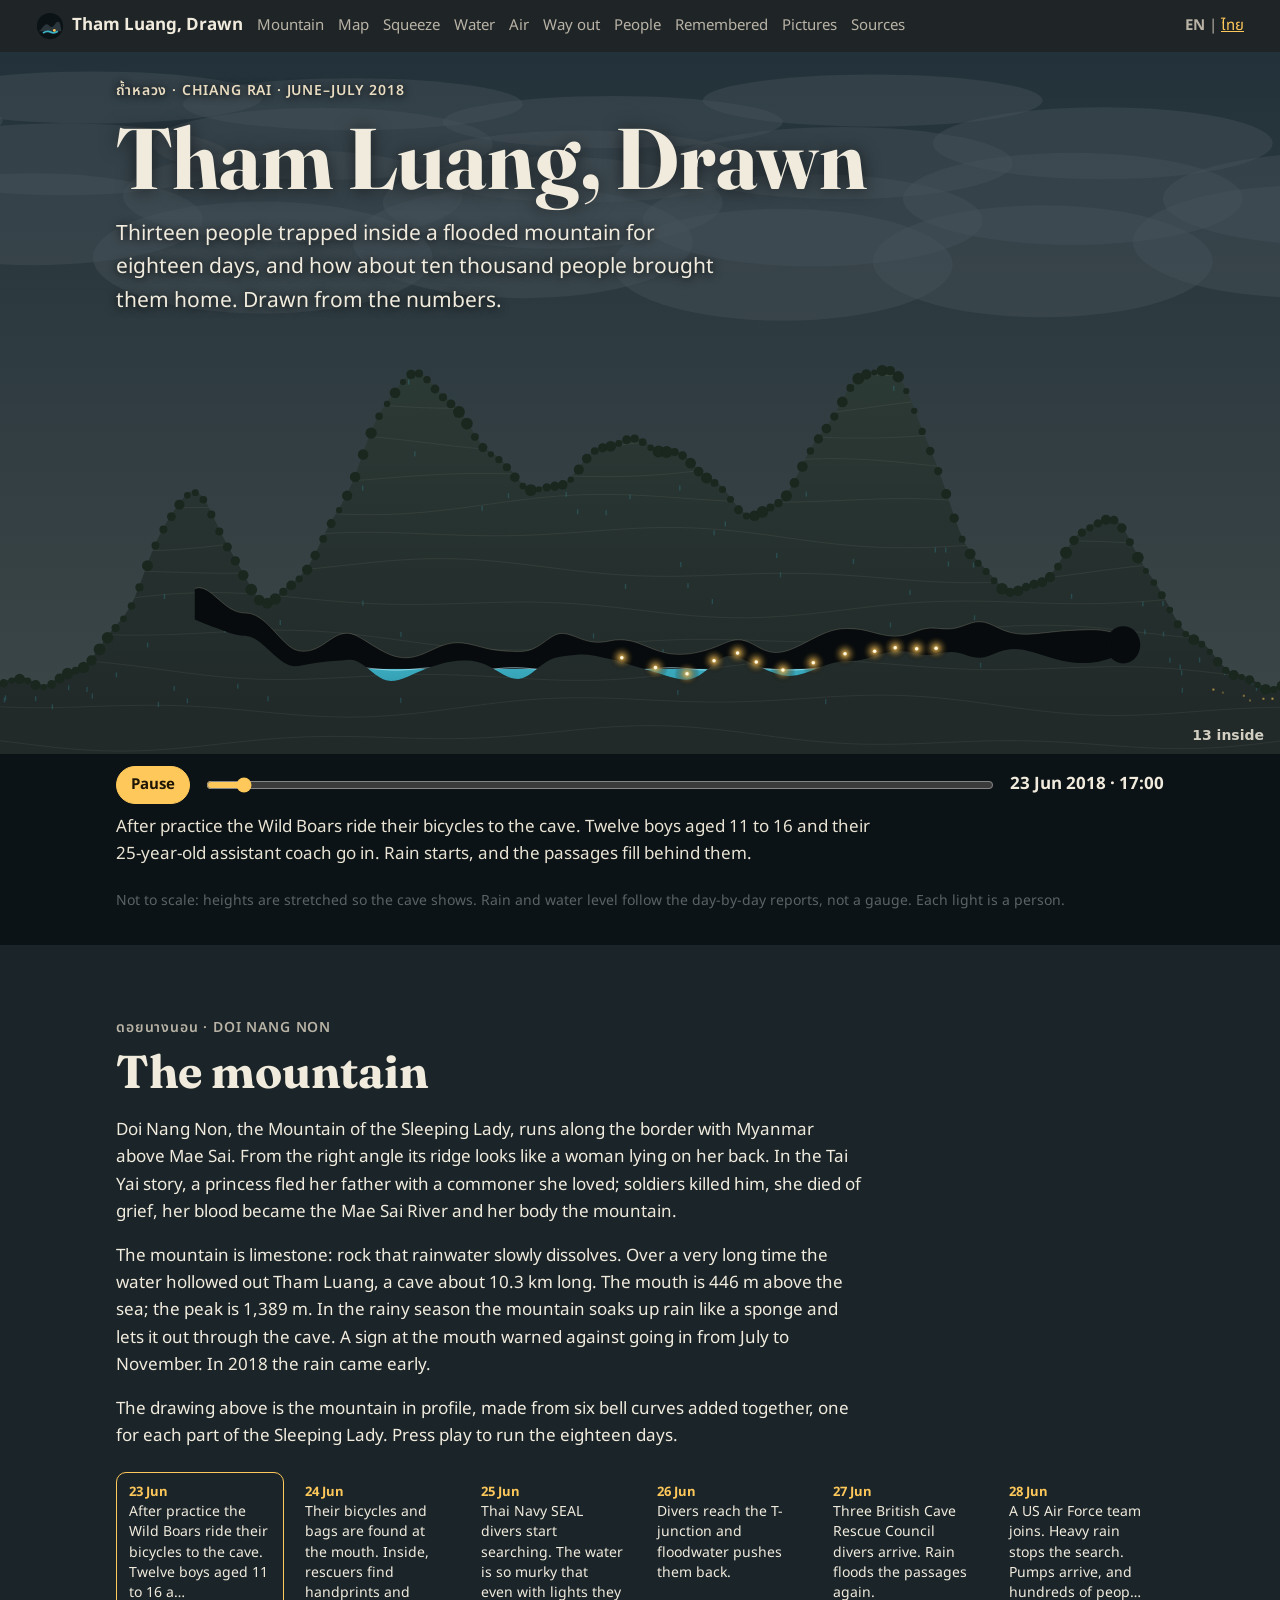
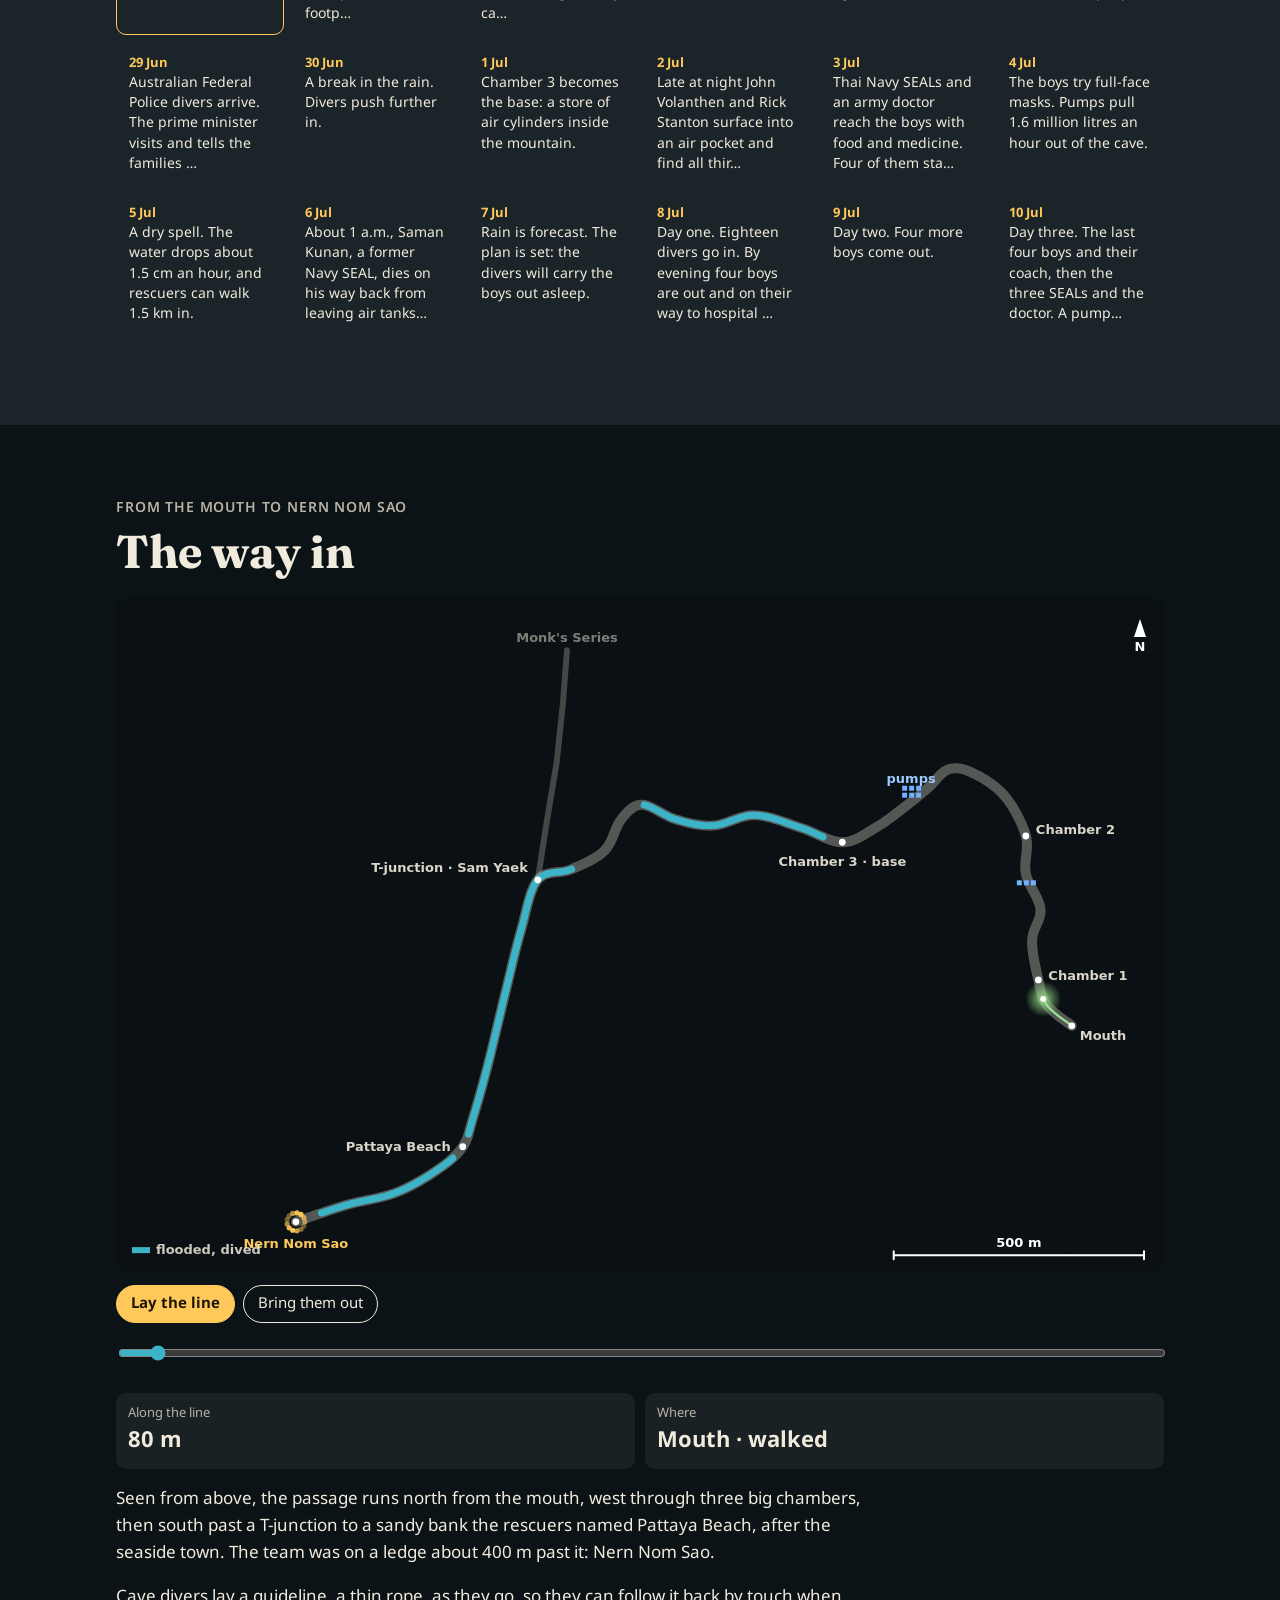
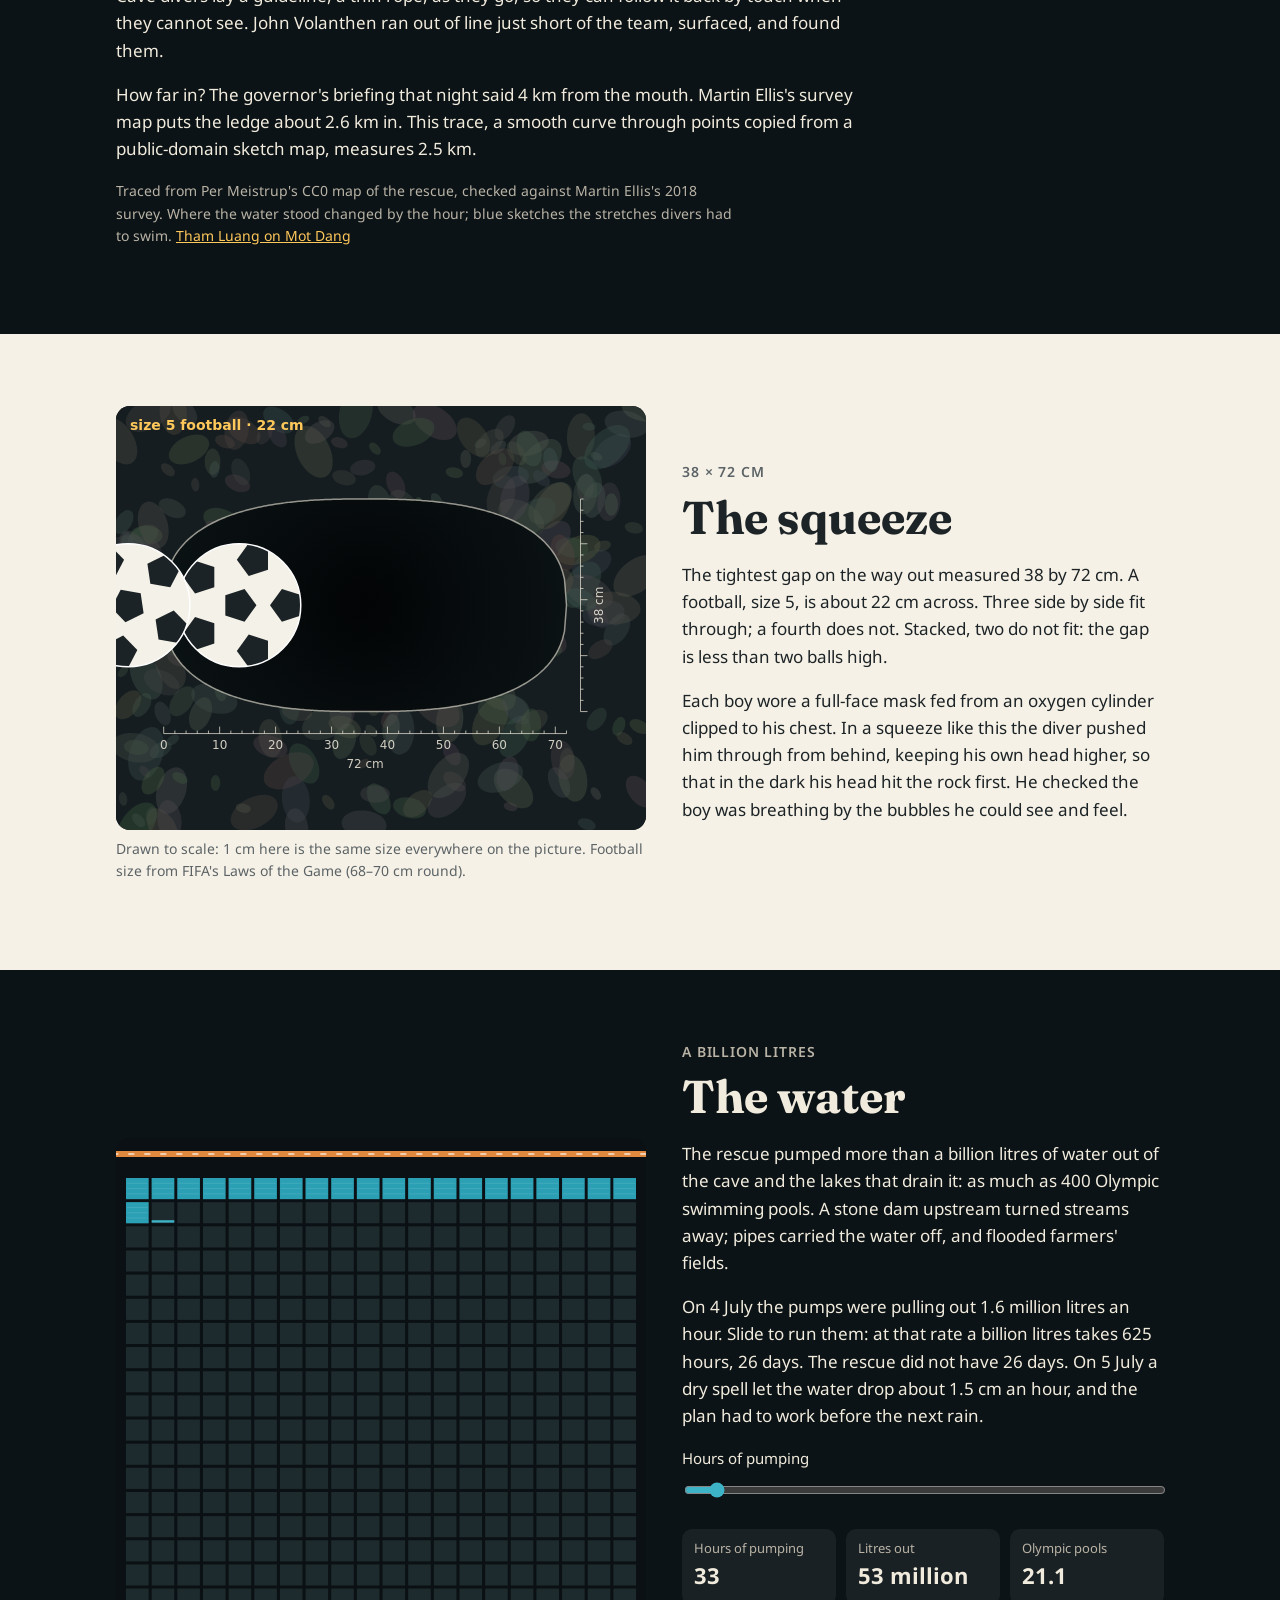
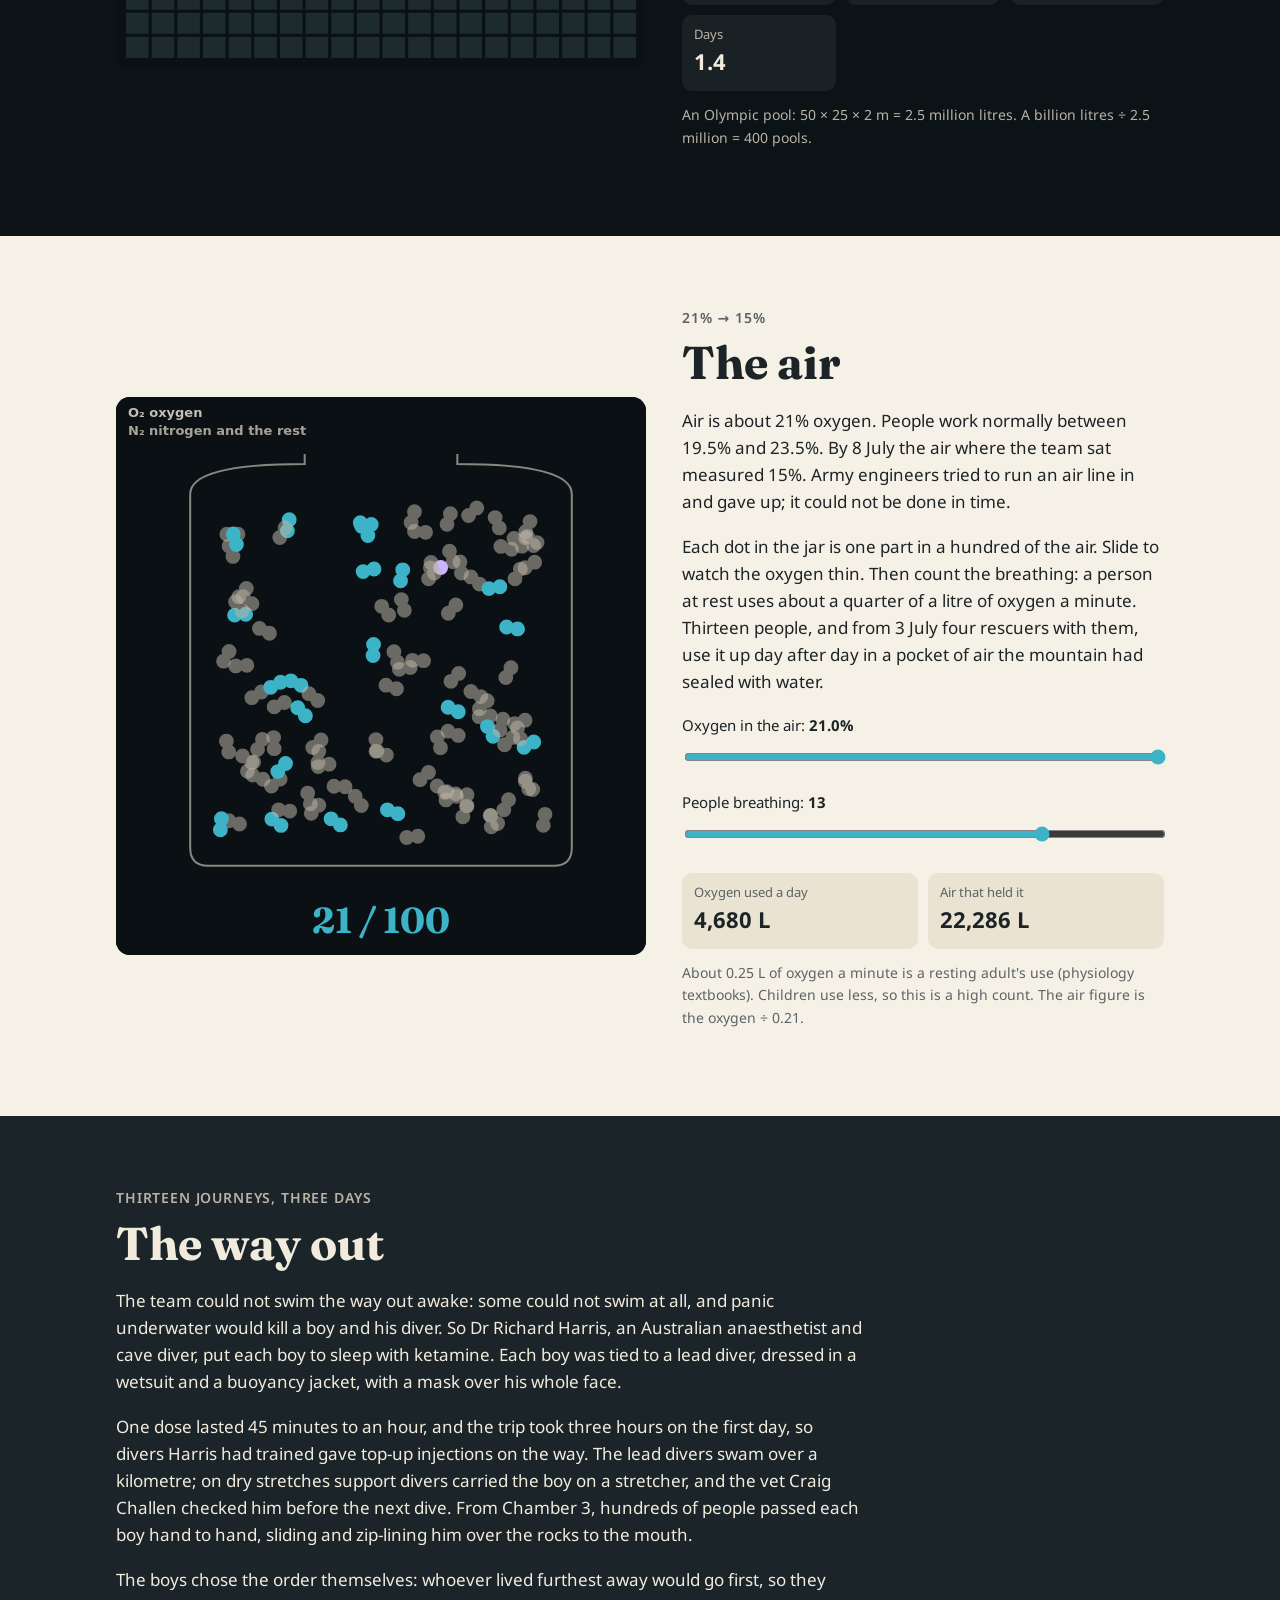
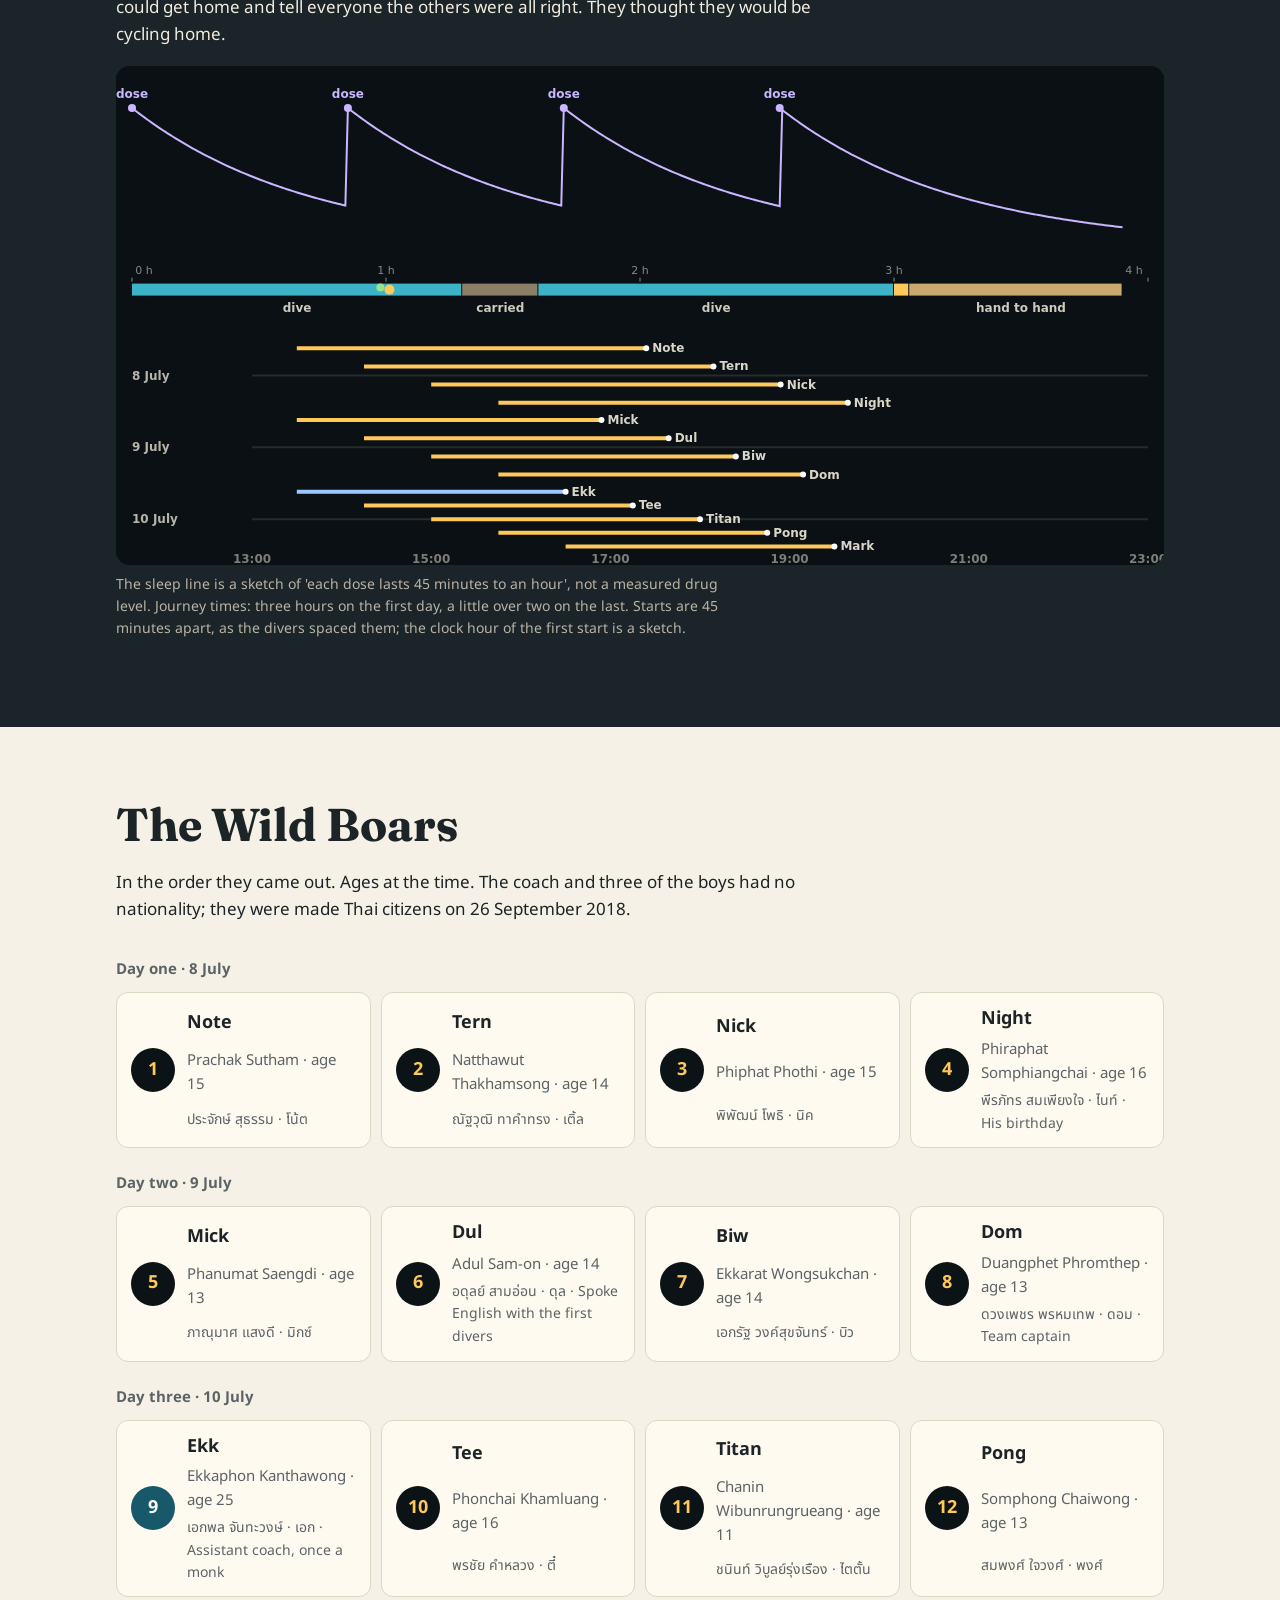
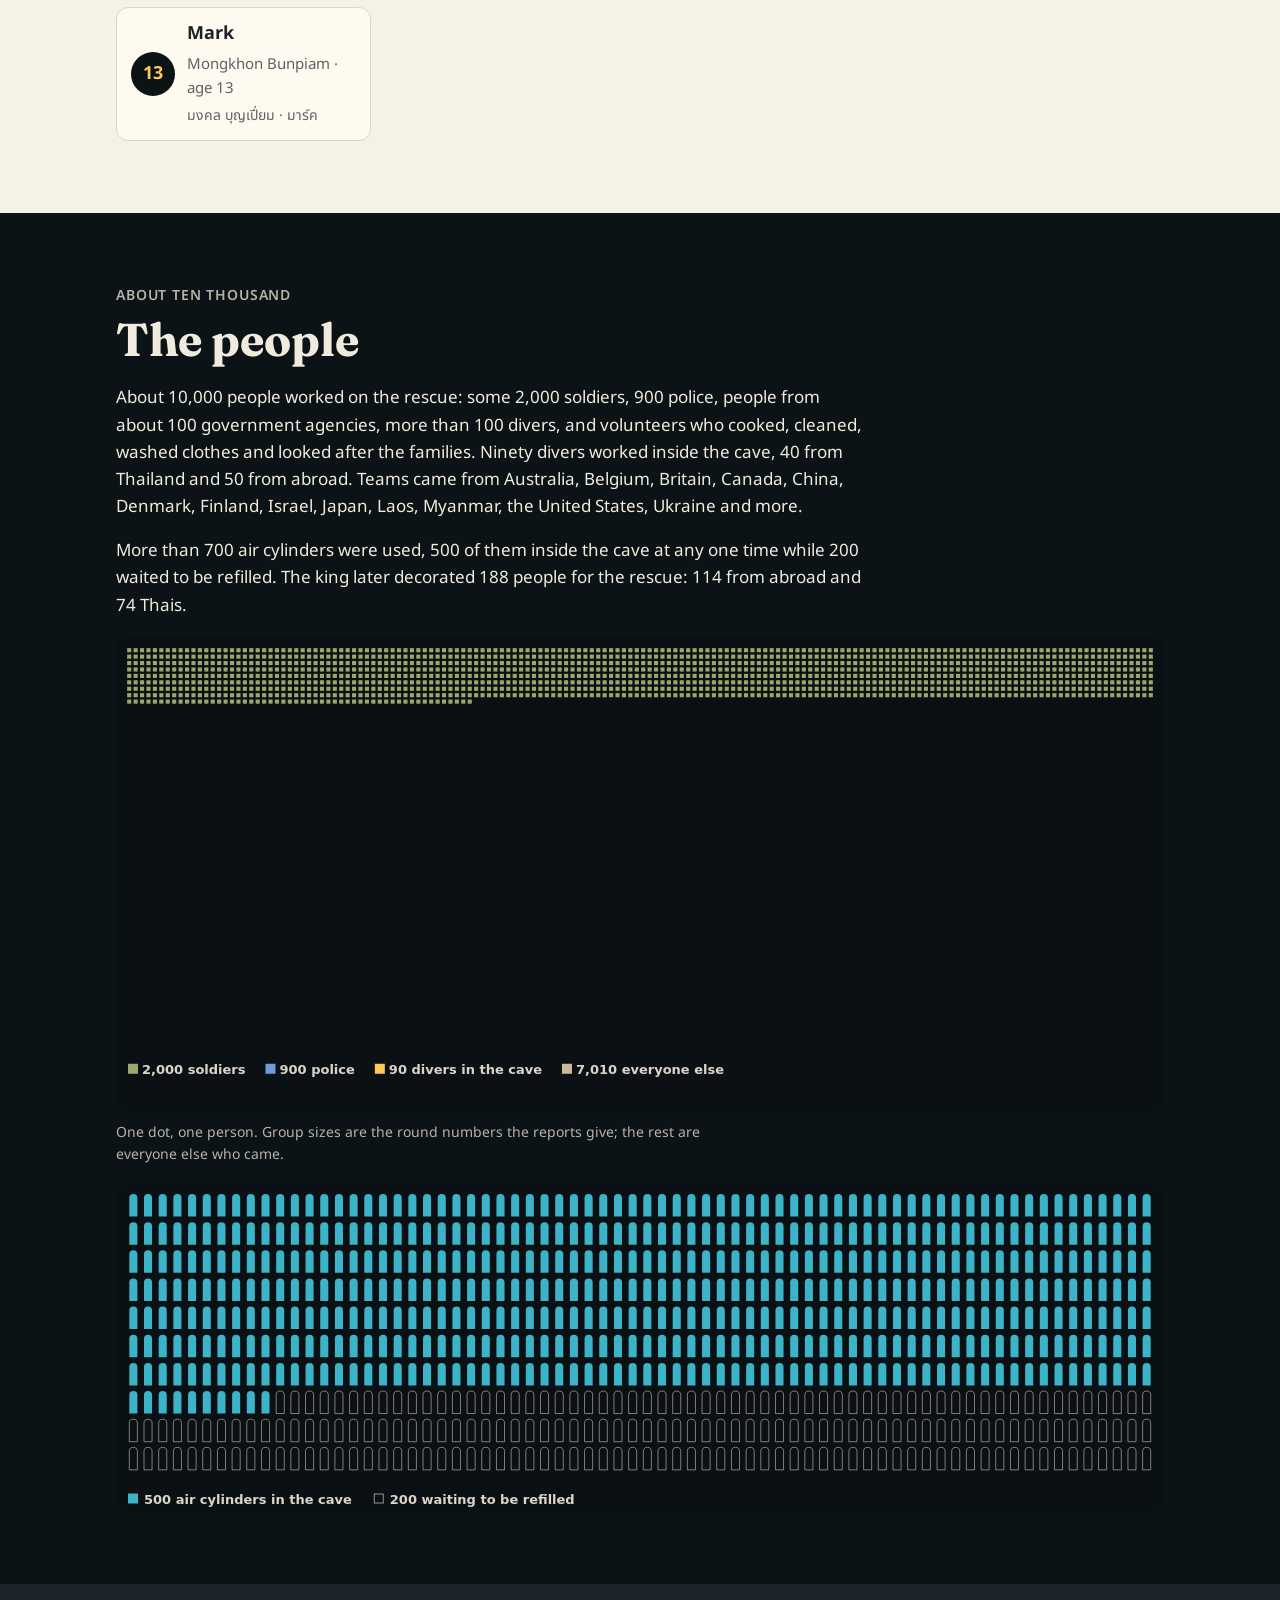
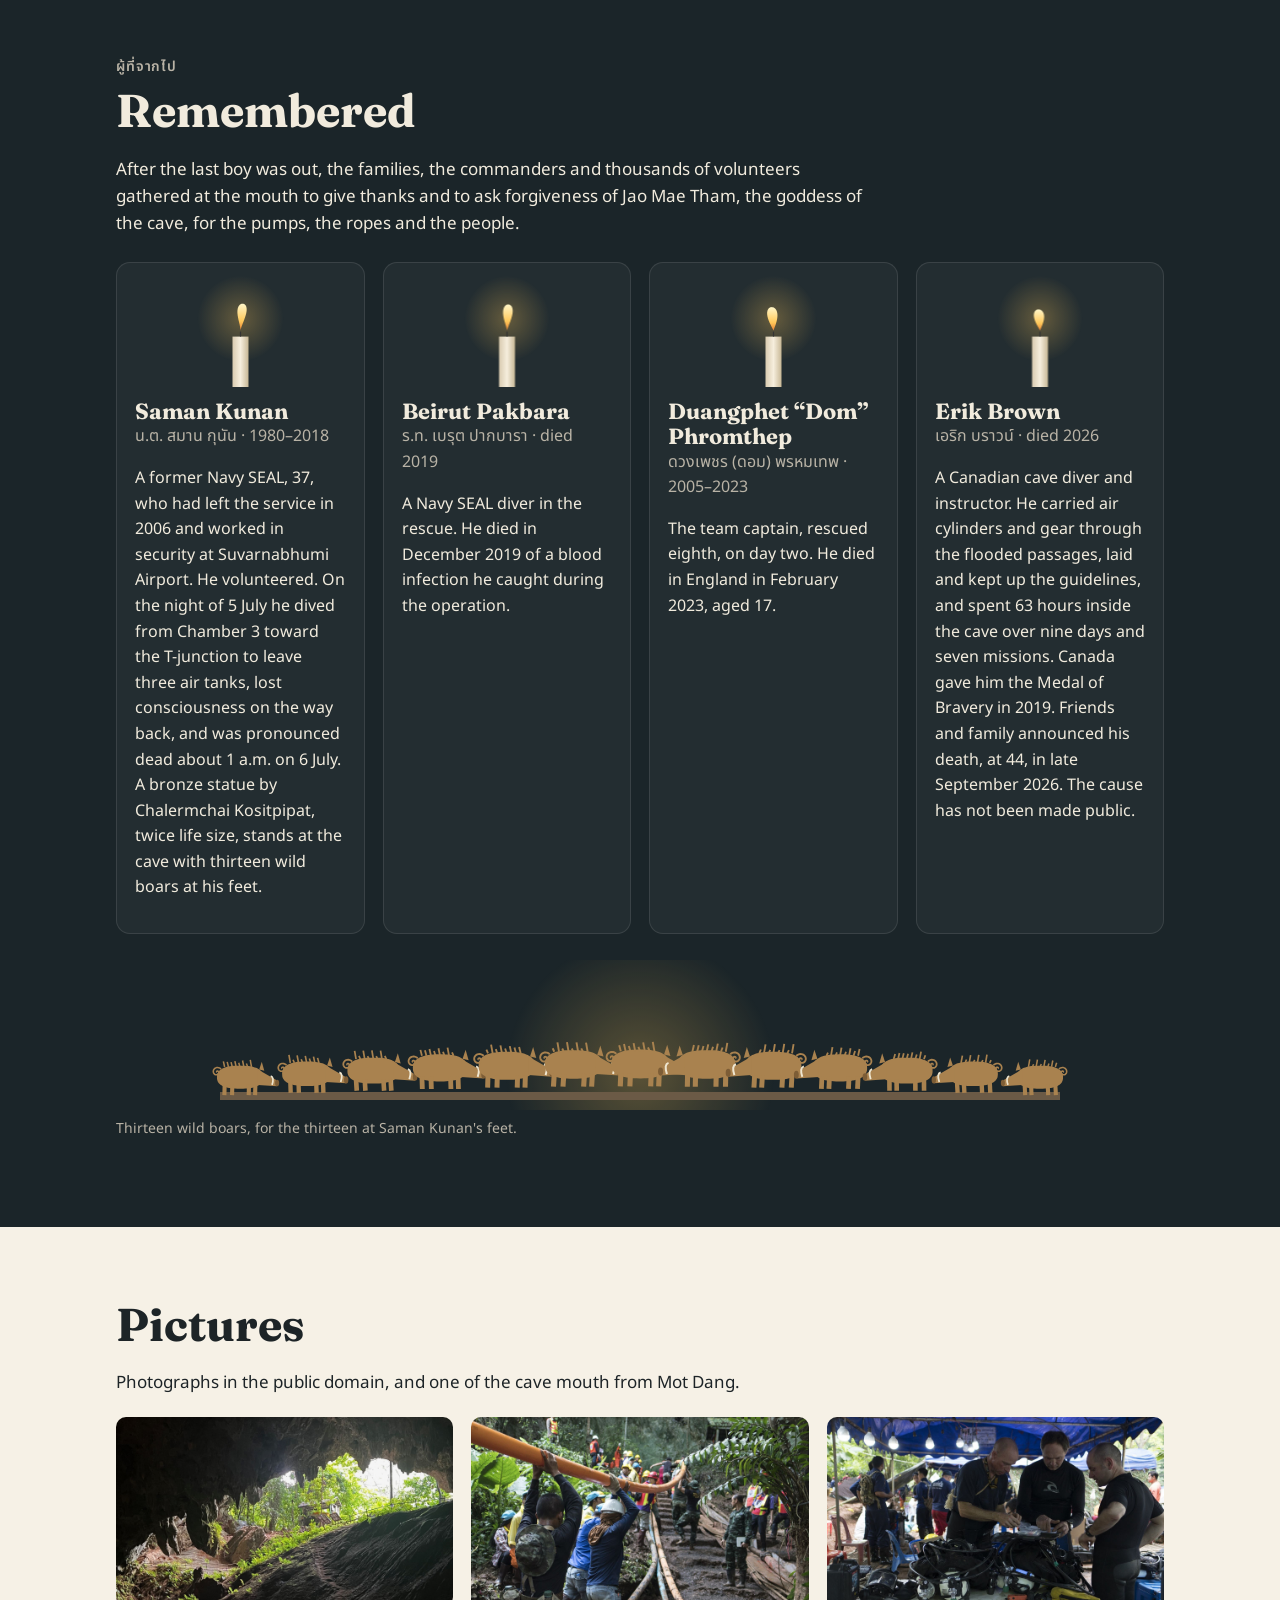
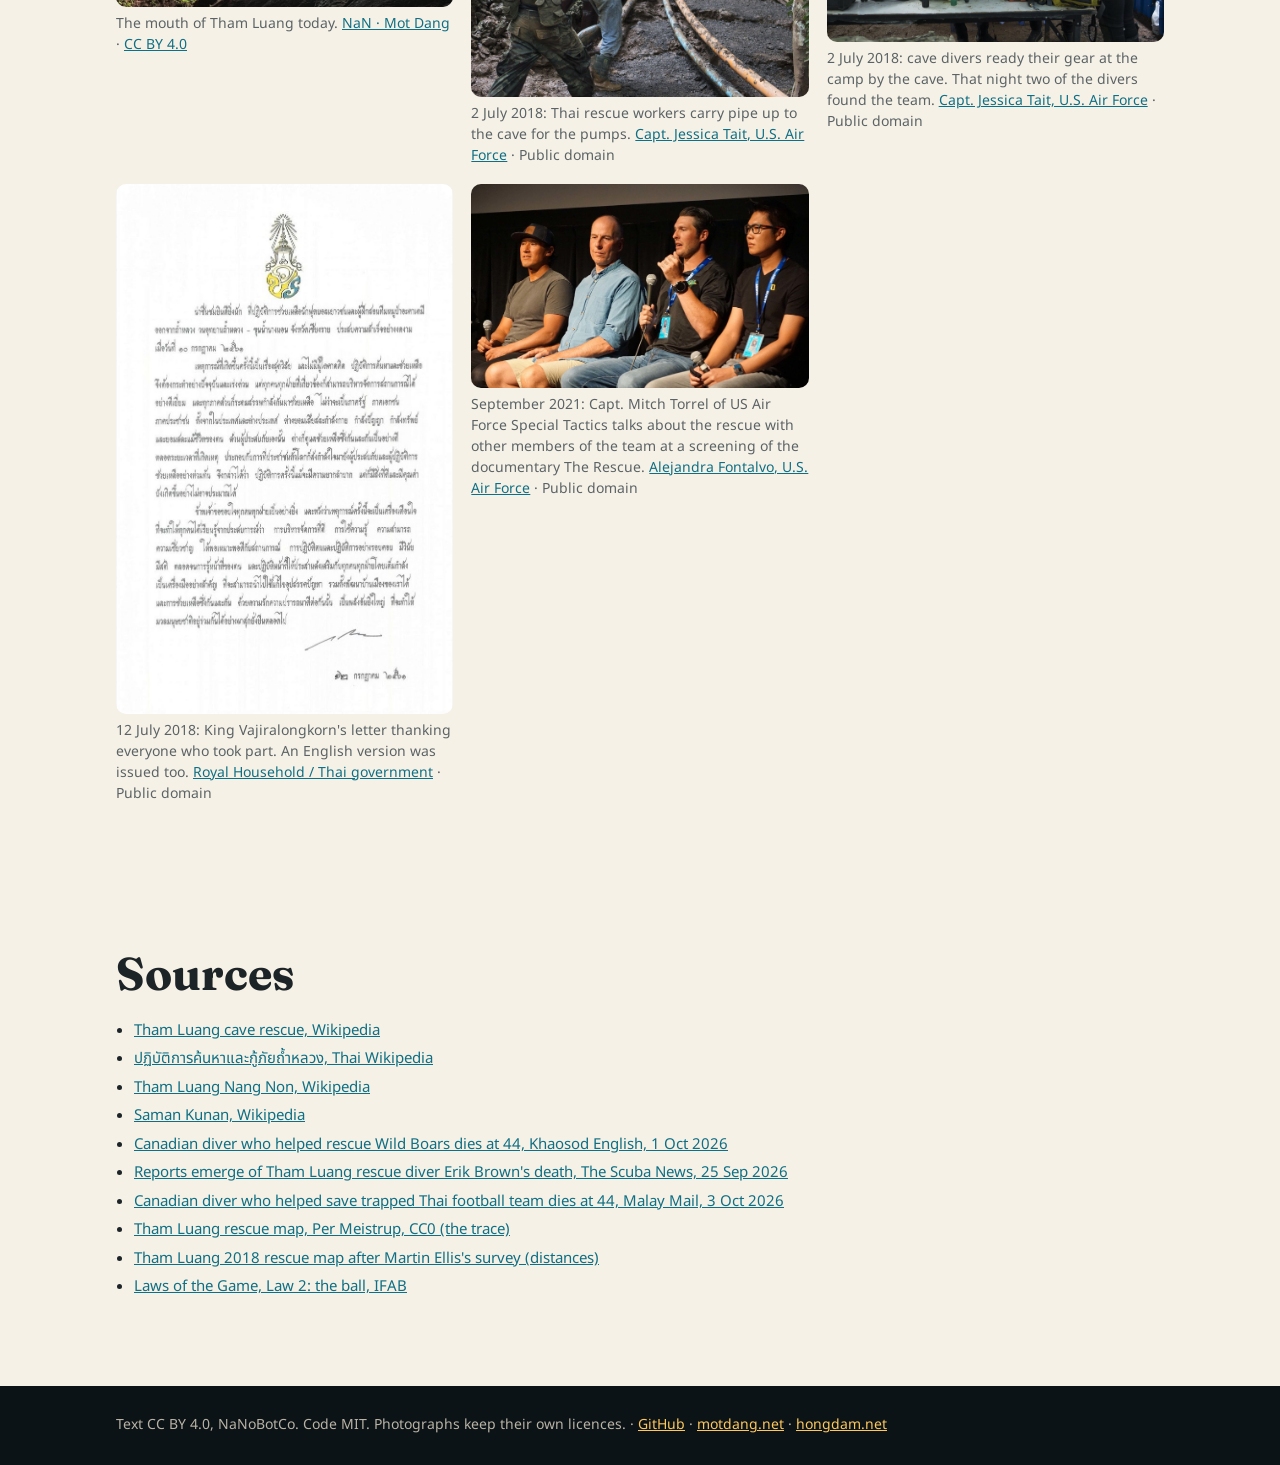
<file: docs/index.html>
<!doctype html><html lang="en" translate="no" class="notranslate"><head>
<meta charset="utf-8"><meta name="viewport" content="width=device-width,initial-scale=1">
<meta name="google" content="notranslate">
<script>if(/[.]translate[.]goog$/.test(location.hostname))location.replace("https://"+location.hostname.slice(0,-15).replace(/--/g,"~").replace(/-/g,".").replace(/~/g,"-")+location.pathname+location.search.replace(/([?&])_x_tr_[^&]*/g,"$1").replace(/[?&]+$/,"").replace(/[?]&+/,"?")+location.hash)</script>
<title>Tham Luang, Drawn · ถ้ำหลวง วาดด้วยคณิต</title>
<meta name="description" content="The 2018 Tham Luang cave rescue drawn with math: the Sleeping Lady mountain, the flooded way in, the 38 × 72 cm squeeze, a billion litres of water, the thinning air, the way out, the ten thousand people, and those we remember, including diver Erik Brown.">
<meta name="theme-color" content="#0c1316">
<link rel="canonical" href="https://nanobotco.github.io/tham-luang/">
<link rel="alternate" hreflang="en" href="https://nanobotco.github.io/tham-luang/"><link rel="alternate" hreflang="th" href="https://nanobotco.github.io/tham-luang/th/"><link rel="alternate" hreflang="x-default" href="https://nanobotco.github.io/tham-luang/">
<meta property="og:type" content="website"><meta property="og:site_name" content="Tham Luang, Drawn · ถ้ำหลวง วาดด้วยคณิต">
<meta property="og:title" content="Tham Luang, Drawn"><meta property="og:description" content="The 2018 Tham Luang cave rescue drawn with math: the Sleeping Lady mountain, the flooded way in, the 38 × 72 cm squeeze, a billion litres of water, the thinning air, the way out, the ten thousand people, and those we remember, including diver Erik Brown."><meta property="og:url" content="https://nanobotco.github.io/tham-luang/">
<meta property="og:image" content="https://nanobotco.github.io/tham-luang/card.jpg"><meta property="og:image:secure_url" content="https://nanobotco.github.io/tham-luang/card.jpg"><meta property="og:image:type" content="image/jpeg">
<meta property="og:image:width" content="1200"><meta property="og:image:height" content="630">
<meta property="og:image:alt" content="Doi Nang Non drawn in profile with the flooded cave beneath and thirteen lights on a ledge">
<meta property="og:locale" content="en_US"><meta property="og:locale:alternate" content="th_TH">
<meta name="twitter:card" content="summary_large_image"><meta name="twitter:image" content="https://nanobotco.github.io/tham-luang/card.jpg">
<link rel="icon" href="icon.svg" type="image/svg+xml">
<link rel="alternate" type="text/plain" href="https://nanobotco.github.io/tham-luang/llms.txt" title="llms.txt">
<link rel="preconnect" href="https://fonts.googleapis.com"><link rel="preconnect" href="https://fonts.gstatic.com" crossorigin>
<link href="https://fonts.googleapis.com/css2?family=Fraunces:opsz,wght@9..144,600;9..144,700&family=Noto+Sans+Thai:wght@400;600;700&family=Noto+Serif+Thai:wght@600;700&display=swap" rel="stylesheet">
<script>if(/[?&]card/.test(location.search))document.documentElement.classList.add("card")</script>
<style>:root{--cave:#0c1316;--rock:#1b2529;--rock2:#2a363b;--ink:#f1ebdd;--dim:#b9b3a6;--lamp:#ffc85a;--water:#3db3c8;--deep:#17586a;--line:#9be38c;--paper:#f6f1e6;--pink:#ff8f7a;--pinkd:#c4402a;--text:#1d2427;--mute:#5b6366;--rule:#ded6c4}
*{box-sizing:border-box}
html{scroll-behavior:smooth;-webkit-text-size-adjust:100%}
body{margin:0;background:var(--paper);color:var(--text);font:17px/1.6 "Noto Sans Thai",system-ui,-apple-system,"Segoe UI",sans-serif}
html[lang=th] body{font-size:18px;line-height:1.75}
a{color:#0f6f84}
.sr{position:absolute;width:1px;height:1px;overflow:hidden;clip:rect(0 0 0 0)}
h1,h2,h3{font-family:Fraunces,"Noto Serif Thai",Georgia,serif;font-weight:700;line-height:1.15;margin:0 0 .4em}
html[lang=th] h1,html[lang=th] h2,html[lang=th] h3{font-family:"Noto Serif Thai",Fraunces,serif;line-height:1.35}
h2{font-size:clamp(28px,4.6vw,46px)}
h3{font-size:22px}
.in{max-width:1080px;margin:0 auto;padding:0 16px}
.kick{font-size:14px;letter-spacing:.06em;text-transform:uppercase;color:var(--mute);margin:0 0 .5em;font-weight:600}
html[lang=th] .kick{text-transform:none;letter-spacing:0}
.intro{font-size:19px;max-width:44em}
.sec{padding:72px 0}
.sec p{max-width:44em}
.dark{background:var(--cave);color:var(--ink)}
.dark a{color:var(--lamp)}
.dark .kick{color:var(--dim)}
.rock{background:var(--rock);color:var(--ink)}
.rock a{color:var(--lamp)}
.rock .kick{color:var(--dim)}
canvas{display:block;width:100%;touch-action:pan-y}
.cv{border-radius:14px;background:#0a1013}
.note{font-size:14px;color:var(--mute);margin-top:.6em}
.dark .note,.rock .note{color:var(--dim)}
/* top bar */
header.top{position:sticky;top:0;z-index:20;background:rgba(12,19,22,.92);backdrop-filter:blur(8px);-webkit-backdrop-filter:blur(8px);color:var(--ink);transition:transform .25s}
header.top .in{display:flex;align-items:center;gap:14px;min-height:52px;max-width:1240px}
.brand{display:flex;align-items:center;gap:8px;color:var(--ink);text-decoration:none;font-weight:700;white-space:nowrap}
.brand svg{width:28px;height:28px}
header.top nav{display:flex;gap:14px;overflow-x:auto;scrollbar-width:none;flex:1;font-size:15px}
header.top nav::-webkit-scrollbar{display:none}
header.top nav a{color:var(--dim);text-decoration:none;white-space:nowrap;padding:6px 0}
header.top nav a:hover{color:var(--lamp)}
.lang{white-space:nowrap;font-size:15px;color:var(--dim)}
.lang a{color:var(--lamp)}
body.nav-away header.top{transform:translateY(-100%)}
@media (max-width:720px){.brand span{display:none}}
/* hero */
.hero{position:relative;background:var(--cave);color:var(--ink);overflow:hidden}
.hero canvas{height:min(78vh,720px);min-height:460px}
.hero-t{position:absolute;left:0;right:0;top:0;padding:28px 16px 0;max-width:1080px;margin:0 auto;pointer-events:none}
.hero-t h1{font-size:clamp(38px,7.4vw,86px);margin:0;text-shadow:0 2px 18px rgba(0,0,0,.6)}
.hero-t .kick{color:#e9dcc0;text-shadow:0 1px 8px #000}
.hero-t .lede{font-size:clamp(17px,2.2vw,21px);max-width:30em;text-shadow:0 1px 10px #000;margin:.4em 0 0}
.tbar{display:flex;flex-wrap:wrap;align-items:center;gap:10px 14px;padding:12px 16px 18px;max-width:1080px;margin:0 auto}
.tbar input[type=range]{flex:1 1 280px;accent-color:var(--lamp);min-height:32px}
.tdate{font-weight:700;min-width:9em;font-variant-numeric:tabular-nums}
.tev{flex:1 1 100%;margin:0;min-height:3.4em;color:#e9e3d4;font-size:17px;max-width:46em}
.pill{font:inherit;font-size:15px;border:1.5px solid currentColor;background:transparent;color:inherit;border-radius:999px;padding:6px 14px;cursor:pointer;min-height:36px}
.pill.hot{background:var(--lamp);color:#1d1606;border-color:var(--lamp);font-weight:700}
.pill[aria-pressed=true]{background:var(--ink);color:var(--cave)}
.btns{display:flex;flex-wrap:wrap;gap:8px;margin:12px 0}
html.card header.top,html.card .tbar,html.card main>section:not(.hero),html.card footer{display:none}
html.card .hero canvas{height:100vh;min-height:0}
html.card .hero-t{padding-top:46px;padding-left:56px;max-width:none}
html.card .hero-t h1{font-size:96px}
html.card .cardline{display:block}
.cardline{display:none;font-size:22px;color:#e9dcc0;margin-top:16px;text-shadow:0 1px 8px #000}
.cardline span{font-size:18px;color:var(--lamp)}
/* timeline strip */
.days{display:grid;grid-template-columns:repeat(auto-fill,minmax(150px,1fr));gap:8px;margin-top:22px;padding:0;list-style:none}
.days li{background:var(--rock);border-radius:10px;padding:10px 12px;font-size:14px;line-height:1.45;cursor:pointer;border:1.5px solid transparent}
.days li b{display:block;color:var(--lamp);font-size:13px}
.days li.on{border-color:var(--lamp)}
/* two-column */
.two{display:grid;grid-template-columns:1.1fr 1fr;gap:36px;align-items:center}
@media (max-width:860px){.two{grid-template-columns:1fr}}
.readout{display:grid;grid-template-columns:repeat(auto-fit,minmax(140px,1fr));gap:10px;margin:14px 0}
.readout div{background:rgba(255,255,255,.06);border-radius:10px;padding:10px 12px}
.sec:not(.dark):not(.rock) .readout div{background:#ebe3d2}
.readout span{display:block;font-size:13px;color:var(--dim)}
.sec:not(.dark):not(.rock) .readout span{color:var(--mute)}
.readout b{font-size:22px;font-variant-numeric:tabular-nums}
input[type=range]{width:100%;accent-color:var(--water);min-height:32px}
label.lab{display:block;font-size:15px;margin-top:10px}
/* the thirteen */
.team{display:grid;grid-template-columns:repeat(auto-fill,minmax(210px,1fr));gap:10px;margin-top:20px}
.boy{background:#fffaf0;border:1px solid var(--rule);border-radius:12px;padding:12px 14px;display:grid;grid-template-columns:44px 1fr;gap:4px 12px;align-items:center}
.boy .n{grid-row:span 3;width:44px;height:44px;border-radius:50%;background:var(--cave);color:var(--lamp);display:grid;place-items:center;font-weight:700;font-size:18px}
.boy b{font-size:18px}
.boy .th{color:var(--mute);font-size:15px}
.boy .d{font-size:14px;color:var(--mute)}
.boy.coach .n{background:var(--deep);color:#fff}
.dayh{grid-column:1/-1;margin:14px 0 0;font-weight:700;font-size:15px;color:var(--mute)}
/* remembered */
.mem{display:grid;grid-template-columns:repeat(auto-fit,minmax(240px,1fr));gap:18px;margin-top:24px}
.mem article{background:rgba(255,255,255,.04);border:1px solid rgba(255,255,255,.1);border-radius:14px;padding:16px 18px}
.mem canvas{height:120px;margin:-6px 0 6px}
.mem h3{margin:0}
.mem .th{color:var(--dim);margin:0 0 .6em}
.mem p{font-size:16px}
.boars{height:150px;margin-top:26px}
/* photos */
.ph{display:grid;grid-template-columns:repeat(auto-fit,minmax(300px,1fr));gap:18px;margin-top:20px}
.ph figure{margin:0}
.ph img{width:100%;height:auto;border-radius:10px;display:block;background:#ddd}
.ph figcaption{font-size:14px;color:var(--mute);margin-top:6px;line-height:1.5}
.src{font-size:15px;padding-left:1.2em}
.src li{margin:.3em 0}
footer.bot{background:var(--cave);color:var(--dim);padding:28px 0;font-size:14px}
footer.bot a{color:var(--lamp)}
@media (prefers-reduced-motion:reduce){html{scroll-behavior:auto}}
</style>
</head><body>
<header class="top"><div class="in"><a class="brand" href="#top"><svg viewBox="0 0 32 32" aria-hidden="true"><use href="#mark"/></svg><span>Tham Luang, Drawn</span></a>
<nav aria-label="Sections"><a href="#mountain">Mountain</a><a href="#map">Map</a><a href="#squeeze">Squeeze</a><a href="#water">Water</a><a href="#air">Air</a><a href="#out">Way out</a><a href="#people">People</a><a href="#remembered">Remembered</a><a href="#pictures">Pictures</a><a href="#sources">Sources</a></nav>
<span class="lang"><b>EN</b> | <a href="th/" hreflang="th">ไทย</a></span></div></header>
<svg width="0" height="0" style="position:absolute"><symbol id="mark" viewBox="0 0 32 32"><circle cx="16" cy="16" r="15" fill="#0c1316"/><path d="M3 22c4-2 6-8 9-8s3 3 6 3 4-6 7-6 3 5 4 11z" fill="#2a363b"/><path d="M8 24c3-2 7-2 9-1s5 1 8-1" stroke="#3db3c8" stroke-width="2" fill="none"/><circle cx="21" cy="21" r="1.6" fill="#ffc85a"/></symbol></svg>
<main><section id="top" class="hero"><canvas id="scene" role="img" aria-label="Thirteen people trapped inside a flooded mountain for eighteen days, and how about ten thousand people brought them home. Drawn from the numbers."></canvas>
<div class="hero-t"><p class="kick">ถ้ำหลวง · Chiang Rai · June–July 2018</p><h1>Tham Luang, Drawn</h1><p class="lede">Thirteen people trapped inside a flooded mountain for eighteen days, and how about ten thousand people brought them home. Drawn from the numbers.</p><p class="cardline">ถ้ำหลวง · how the Wild Boars came home<br><span>nanobotco.github.io/tham-luang</span></p></div>
<div class="tbar"><button id="tplay" class="pill hot" type="button">Pause</button><label for="tday" class="sr">Day</label><input id="tday" type="range" min="0" max="432" step="0.25" value="0"><span id="tdate" class="tdate" aria-live="polite"></span>
<p id="tev" class="tev" aria-live="polite"></p><p class="note">Not to scale: heights are stretched so the cave shows. Rain and water level follow the day-by-day reports, not a gauge. Each light is a person.</p></div></section>
<section id="mountain" class="sec rock"><div class="in"><p class="kick">ดอยนางนอน · Doi Nang Non</p><h2>The mountain</h2><p>Doi Nang Non, the Mountain of the Sleeping Lady, runs along the border with Myanmar above Mae Sai. From the right angle its ridge looks like a woman lying on her back. In the Tai Yai story, a princess fled her father with a commoner she loved; soldiers killed him, she died of grief, her blood became the Mae Sai River and her body the mountain.</p><p>The mountain is limestone: rock that rainwater slowly dissolves. Over a very long time the water hollowed out Tham Luang, a cave about 10.3 km long. The mouth is 446 m above the sea; the peak is 1,389 m. In the rainy season the mountain soaks up rain like a sponge and lets it out through the cave. A sign at the mouth warned against going in from July to November. In 2018 the rain came early.</p><p>The drawing above is the mountain in profile, made from six bell curves added together, one for each part of the Sleeping Lady. Press play to run the eighteen days.</p>
<ol class="days"><li data-d="0"><b>23 Jun</b>After practice the Wild Boars ride their bicycles to the cave. Twelve boys aged 11 to 16 a…</li><li data-d="1"><b>24 Jun</b>Their bicycles and bags are found at the mouth. Inside, rescuers find handprints and footp…</li><li data-d="2"><b>25 Jun</b>Thai Navy SEAL divers start searching. The water is so murky that even with lights they ca…</li><li data-d="3"><b>26 Jun</b>Divers reach the T-junction and floodwater pushes them back.</li><li data-d="4"><b>27 Jun</b>Three British Cave Rescue Council divers arrive. Rain floods the passages again.</li><li data-d="5"><b>28 Jun</b>A US Air Force team joins. Heavy rain stops the search. Pumps arrive, and hundreds of peop…</li><li data-d="6"><b>29 Jun</b>Australian Federal Police divers arrive. The prime minister visits and tells the families …</li><li data-d="7"><b>30 Jun</b>A break in the rain. Divers push further in.</li><li data-d="8"><b>1 Jul</b>Chamber 3 becomes the base: a store of air cylinders inside the mountain.</li><li data-d="9"><b>2 Jul</b>Late at night John Volanthen and Rick Stanton surface into an air pocket and find all thir…</li><li data-d="10"><b>3 Jul</b>Thai Navy SEALs and an army doctor reach the boys with food and medicine. Four of them sta…</li><li data-d="11"><b>4 Jul</b>The boys try full-face masks. Pumps pull 1.6 million litres an hour out of the cave.</li><li data-d="12"><b>5 Jul</b>A dry spell. The water drops about 1.5 cm an hour, and rescuers can walk 1.5 km in.</li><li data-d="13"><b>6 Jul</b>About 1 a.m., Saman Kunan, a former Navy SEAL, dies on his way back from leaving air tanks…</li><li data-d="14"><b>7 Jul</b>Rain is forecast. The plan is set: the divers will carry the boys out asleep.</li><li data-d="15"><b>8 Jul</b>Day one. Eighteen divers go in. By evening four boys are out and on their way to hospital …</li><li data-d="16"><b>9 Jul</b>Day two. Four more boys come out.</li><li data-d="17"><b>10 Jul</b>Day three. The last four boys and their coach, then the three SEALs and the doctor. A pump…</li></ol></div></section>
<section id="map" class="sec dark"><div class="in"><p class="kick">From the mouth to Nern Nom Sao</p><h2>The way in</h2>
<canvas id="plan" class="cv" role="img" aria-label="The way in"></canvas>
<div class="btns"><button id="mlay" class="pill hot" type="button">Lay the line</button><button id="mout" class="pill" type="button">Bring them out</button></div>
<input id="mpos" type="range" min="0" max="1000" value="0" aria-label="Along the line">
<div class="readout"><div><span>Along the line</span><b id="mdist">0 m</b></div><div><span>Where</span><b id="mwhere">–</b></div></div>
<p>Seen from above, the passage runs north from the mouth, west through three big chambers, then south past a T-junction to a sandy bank the rescuers named Pattaya Beach, after the seaside town. The team was on a ledge about 400 m past it: Nern Nom Sao.</p><p>Cave divers lay a guideline, a thin rope, as they go, so they can follow it back by touch when they cannot see. John Volanthen ran out of line just short of the team, surfaced, and found them.</p><p>How far in? The governor&#x27;s briefing that night said 4 km from the mouth. Martin Ellis&#x27;s survey map puts the ledge about 2.6 km in. This trace, a smooth curve through points copied from a public-domain sketch map, measures <span class="trace">2.5 km</span>.</p><p class="note">Traced from Per Meistrup&#x27;s CC0 map of the rescue, checked against Martin Ellis&#x27;s 2018 survey. Where the water stood changed by the hour; blue sketches the stretches divers had to swim. <a href="https://motdang.net/chiang-rai/see/#tham-luang">Tham Luang on Mot Dang</a></p></div></section>
<section id="squeeze" class="sec"><div class="in two"><div><canvas id="squeezecv" class="cv" role="img" aria-label="The squeeze"></canvas><p class="note">Drawn to scale: 1 cm here is the same size everywhere on the picture. Football size from FIFA&#x27;s Laws of the Game (68–70 cm round).</p></div>
<div><p class="kick">38 × 72 cm</p><h2>The squeeze</h2><p>The tightest gap on the way out measured 38 by 72 cm. A football, size 5, is about 22 cm across. Three side by side fit through; a fourth does not. Stacked, two do not fit: the gap is less than two balls high.</p><p>Each boy wore a full-face mask fed from an oxygen cylinder clipped to his chest. In a squeeze like this the diver pushed him through from behind, keeping his own head higher, so that in the dark his head hit the rock first. He checked the boy was breathing by the bubbles he could see and feel.</p></div></div></section>
<section id="water" class="sec dark"><div class="in two"><div><canvas id="pools" class="cv" role="img" aria-label="The water"></canvas></div>
<div><p class="kick">A billion litres</p><h2>The water</h2><p>The rescue pumped more than a billion litres of water out of the cave and the lakes that drain it: as much as 400 Olympic swimming pools. A stone dam upstream turned streams away; pipes carried the water off, and flooded farmers&#x27; fields.</p><p>On 4 July the pumps were pulling out 1.6 million litres an hour. Slide to run them: at that rate a billion litres takes 625 hours, 26 days. The rescue did not have 26 days. On 5 July a dry spell let the water drop about 1.5 cm an hour, and the plan had to work before the next rain.</p>
<label class="lab" for="whours">Hours of pumping</label><input id="whours" type="range" min="0" max="625" step="1" value="0">
<div class="readout"><div><span>Hours of pumping</span><b id="wh">0</b></div><div><span>Litres out</span><b id="wl">0</b></div><div><span>Olympic pools</span><b id="wp">0</b></div><div><span>Days</span><b id="wd">0</b></div></div>
<p class="note">An Olympic pool: 50 × 25 × 2 m = 2.5 million litres. A billion litres ÷ 2.5 million = 400 pools.</p></div></div></section>
<section id="air" class="sec"><div class="in two"><div><canvas id="jar" class="cv" role="img" aria-label="The air"></canvas></div>
<div><p class="kick">21% → 15%</p><h2>The air</h2><p>Air is about 21% oxygen. People work normally between 19.5% and 23.5%. By 8 July the air where the team sat measured 15%. Army engineers tried to run an air line in and gave up; it could not be done in time.</p><p>Each dot in the jar is one part in a hundred of the air. Slide to watch the oxygen thin. Then count the breathing: a person at rest uses about a quarter of a litre of oxygen a minute. Thirteen people, and from 3 July four rescuers with them, use it up day after day in a pocket of air the mountain had sealed with water.</p>
<label class="lab" for="ao2">Oxygen in the air: <b id="ao2v">21%</b></label><input id="ao2" type="range" min="15" max="21" step="0.1" value="21">
<label class="lab" for="appl">People breathing: <b id="apv">13</b></label><input id="appl" type="range" min="1" max="17" step="1" value="13">
<div class="readout"><div><span>Oxygen used a day</span><b id="aday">–</b></div><div><span>Air that held it</span><b id="aair">–</b></div></div>
<p class="note">About 0.25 L of oxygen a minute is a resting adult&#x27;s use (physiology textbooks). Children use less, so this is a high count. The air figure is the oxygen ÷ 0.21.</p></div></div></section>
<section id="out" class="sec rock"><div class="in"><p class="kick">Thirteen journeys, three days</p><h2>The way out</h2><p>The team could not swim the way out awake: some could not swim at all, and panic underwater would kill a boy and his diver. So Dr Richard Harris, an Australian anaesthetist and cave diver, put each boy to sleep with ketamine. Each boy was tied to a lead diver, dressed in a wetsuit and a buoyancy jacket, with a mask over his whole face.</p><p>One dose lasted 45 minutes to an hour, and the trip took three hours on the first day, so divers Harris had trained gave top-up injections on the way. The lead divers swam over a kilometre; on dry stretches support divers carried the boy on a stretcher, and the vet Craig Challen checked him before the next dive. From Chamber 3, hundreds of people passed each boy hand to hand, sliding and zip-lining him over the rocks to the mouth.</p><p>The boys chose the order themselves: whoever lived furthest away would go first, so they could get home and tell everyone the others were all right. They thought they would be cycling home.</p>
<canvas id="trip" class="cv" role="img" aria-label="The way out"></canvas><p class="note">The sleep line is a sketch of &#x27;each dose lasts 45 minutes to an hour&#x27;, not a measured drug level. Journey times: three hours on the first day, a little over two on the last. Starts are 45 minutes apart, as the divers spaced them; the clock hour of the first start is a sketch.</p></div></section>
<section id="team" class="sec"><div class="in"><h2>The Wild Boars</h2><p>In the order they came out. Ages at the time. The coach and three of the boys had no nationality; they were made Thai citizens on 26 September 2018.</p><div class="team"><p class="dayh">Day one · 8 July</p><div class="boy"><span class="n">1</span><b>Note</b><span class="th">Prachak Sutham · age 15</span><span class="d">ประจักษ์ สุธรรม · โน้ต</span></div><div class="boy"><span class="n">2</span><b>Tern</b><span class="th">Natthawut Thakhamsong · age 14</span><span class="d">ณัฐวุฒิ ทาคำทรง · เติ้ล</span></div><div class="boy"><span class="n">3</span><b>Nick</b><span class="th">Phiphat Phothi · age 15</span><span class="d">พิพัฒน์ โพธิ · นิค</span></div><div class="boy"><span class="n">4</span><b>Night</b><span class="th">Phiraphat Somphiangchai · age 16</span><span class="d">พีรภัทร สมเพียงใจ · ไนท์ · His birthday</span></div><p class="dayh">Day two · 9 July</p><div class="boy"><span class="n">5</span><b>Mick</b><span class="th">Phanumat Saengdi · age 13</span><span class="d">ภาณุมาศ แสงดี · มิกซ์</span></div><div class="boy"><span class="n">6</span><b>Dul</b><span class="th">Adul Sam-on · age 14</span><span class="d">อดุลย์ สามอ่อน · ดุล · Spoke English with the first divers</span></div><div class="boy"><span class="n">7</span><b>Biw</b><span class="th">Ekkarat Wongsukchan · age 14</span><span class="d">เอกรัฐ วงค์สุขจันทร์ · บิว</span></div><div class="boy"><span class="n">8</span><b>Dom</b><span class="th">Duangphet Phromthep · age 13</span><span class="d">ดวงเพชร พรหมเทพ · ดอม · Team captain</span></div><p class="dayh">Day three · 10 July</p><div class="boy coach"><span class="n">9</span><b>Ekk</b><span class="th">Ekkaphon Kanthawong · age 25</span><span class="d">เอกพล จันทะวงษ์ · เอก · Assistant coach, once a monk</span></div><div class="boy"><span class="n">10</span><b>Tee</b><span class="th">Phonchai Khamluang · age 16</span><span class="d">พรชัย คำหลวง · ตี๋</span></div><div class="boy"><span class="n">11</span><b>Titan</b><span class="th">Chanin Wibunrungrueang · age 11</span><span class="d">ชนินท์ วิบูลย์รุ่งเรือง · ไตตั้น</span></div><div class="boy"><span class="n">12</span><b>Pong</b><span class="th">Somphong Chaiwong · age 13</span><span class="d">สมพงศ์ ใจวงศ์ · พงศ์</span></div><div class="boy"><span class="n">13</span><b>Mark</b><span class="th">Mongkhon Bunpiam · age 13</span><span class="d">มงคล บุญเปี่ยม · มาร์ค</span></div></div></div></section>
<section id="people" class="sec dark"><div class="in"><p class="kick">About ten thousand</p><h2>The people</h2><p>About 10,000 people worked on the rescue: some 2,000 soldiers, 900 police, people from about 100 government agencies, more than 100 divers, and volunteers who cooked, cleaned, washed clothes and looked after the families. Ninety divers worked inside the cave, 40 from Thailand and 50 from abroad. Teams came from Australia, Belgium, Britain, Canada, China, Denmark, Finland, Israel, Japan, Laos, Myanmar, the United States, Ukraine and more.</p><p>More than 700 air cylinders were used, 500 of them inside the cave at any one time while 200 waited to be refilled. The king later decorated 188 people for the rescue: 114 from abroad and 74 Thais.</p>
<canvas id="crowd" class="cv" role="img" aria-label="The people"></canvas><p class="note">One dot, one person. Group sizes are the round numbers the reports give; the rest are everyone else who came.</p>
<canvas id="cyl" class="cv" role="img" aria-label="air cylinders in the cave · waiting to be refilled" style="margin-top:18px"></canvas></div></section>
<section id="remembered" class="sec rock"><div class="in"><p class="kick">ผู้ที่จากไป</p><h2>Remembered</h2><p>After the last boy was out, the families, the commanders and thousands of volunteers gathered at the mouth to give thanks and to ask forgiveness of Jao Mae Tham, the goddess of the cave, for the pumps, the ropes and the people.</p>
<div class="mem"><article><canvas class="candle" aria-hidden="true"></canvas><h3>Saman Kunan</h3><p class="th">น.ต. สมาน กุนัน · 1980–2018</p><p>A former Navy SEAL, 37, who had left the service in 2006 and worked in security at Suvarnabhumi Airport. He volunteered. On the night of 5 July he dived from Chamber 3 toward the T-junction to leave three air tanks, lost consciousness on the way back, and was pronounced dead about 1 a.m. on 6 July. A bronze statue by Chalermchai Kositpipat, twice life size, stands at the cave with thirteen wild boars at his feet.</p></article><article><canvas class="candle" aria-hidden="true"></canvas><h3>Beirut Pakbara</h3><p class="th">ร.ท. เบรุต ปากบารา · died 2019</p><p>A Navy SEAL diver in the rescue. He died in December 2019 of a blood infection he caught during the operation.</p></article><article><canvas class="candle" aria-hidden="true"></canvas><h3>Duangphet “Dom” Phromthep</h3><p class="th">ดวงเพชร (ดอม) พรหมเทพ · 2005–2023</p><p>The team captain, rescued eighth, on day two. He died in England in February 2023, aged 17.</p></article><article><canvas class="candle" aria-hidden="true"></canvas><h3>Erik Brown</h3><p class="th">เอริก บราวน์ · died 2026</p><p>A Canadian cave diver and instructor. He carried air cylinders and gear through the flooded passages, laid and kept up the guidelines, and spent 63 hours inside the cave over nine days and seven missions. Canada gave him the Medal of Bravery in 2019. Friends and family announced his death, at 44, in late September 2026. The cause has not been made public.</p></article></div><canvas id="boars" class="boars" role="img" aria-label="Thirteen wild boars, for the thirteen at Saman Kunan&#x27;s feet."></canvas><p class="note">Thirteen wild boars, for the thirteen at Saman Kunan&#x27;s feet.</p></div></section>
<section id="pictures" class="sec"><div class="in"><h2>Pictures</h2><p>Photographs in the public domain, and one of the cave mouth from Mot Dang.</p><div class="ph"><figure><img loading="lazy" src="img/mouth.jpg" width="1600" height="900" alt="The mouth of Tham Luang today."><figcaption>The mouth of Tham Luang today. <a href="https://commons.wikimedia.org/wiki/File:Tham_Luang_Nang_Non,_cave_mouth.jpg">NaN · Mot Dang</a> · <a href="https://creativecommons.org/licenses/by/4.0/">CC BY 4.0</a></figcaption></figure><figure><img loading="lazy" src="img/pipe.jpg" width="1600" height="1328" alt="2 July 2018: Thai rescue workers carry pipe up to the cave for the pumps."><figcaption>2 July 2018: Thai rescue workers carry pipe up to the cave for the pumps. <a href="https://commons.wikimedia.org/wiki/File:4547274_Thai_rescue_workers_positioning_a_pipe_for_the_pumping_operation_in_the_Tham_Luang_cave.jpg">Capt. Jessica Tait, U.S. Air Force</a> · Public domain</figcaption></figure><figure><img loading="lazy" src="img/divers.jpg" width="1600" height="1067" alt="2 July 2018: cave divers ready their gear at the camp by the cave. That night two of the divers found the team."><figcaption>2 July 2018: cave divers ready their gear at the camp by the cave. That night two of the divers found the team. <a href="https://commons.wikimedia.org/wiki/File:4547292_Cave_rescue_divers_prepare_dive_equipment_at_Tham_Luang_cave.jpg">Capt. Jessica Tait, U.S. Air Force</a> · Public domain</figcaption></figure><figure><img loading="lazy" src="img/letter-th.jpg" width="1100" height="1726" alt="12 July 2018: King Vajiralongkorn&#x27;s letter thanking everyone who took part. An English version was issued too."><figcaption>12 July 2018: King Vajiralongkorn&#x27;s letter thanking everyone who took part. An English version was issued too. <a href="https://commons.wikimedia.org/wiki/File:Royal_Letter_of_king_rama_x_to_Tham_Luang_cave_rescue_(Thai_version).jpg">Royal Household / Thai government</a> · Public domain</figcaption></figure><figure><img loading="lazy" src="img/telluride.jpg" width="1600" height="966" alt="September 2021: Capt. Mitch Torrel of US Air Force Special Tactics talks about the rescue with other members of the team at a screening of the documentary The Rescue."><figcaption>September 2021: Capt. Mitch Torrel of US Air Force Special Tactics talks about the rescue with other members of the team at a screening of the documentary The Rescue. <a href="https://commons.wikimedia.org/wiki/File:Tham_Luang_Cave_rescue_team_at_screening_of_The_Rescue_at_Telluride_Film_Festival_1.jpg">Alejandra Fontalvo, U.S. Air Force</a> · Public domain</figcaption></figure></div></div></section>
<section id="sources" class="sec"><div class="in"><h2>Sources</h2><ul class="src"><li><a href="https://en.wikipedia.org/wiki/Tham_Luang_cave_rescue">Tham Luang cave rescue, Wikipedia</a></li><li><a href="https://th.wikipedia.org/wiki/%E0%B8%9B%E0%B8%8F%E0%B8%B4%E0%B8%9A%E0%B8%B1%E0%B8%95%E0%B8%B4%E0%B8%81%E0%B8%B2%E0%B8%A3%E0%B8%84%E0%B9%89%E0%B8%99%E0%B8%AB%E0%B8%B2%E0%B9%81%E0%B8%A5%E0%B8%B0%E0%B8%81%E0%B8%B9%E0%B9%89%E0%B8%A0%E0%B8%B1%E0%B8%A2%E0%B8%96%E0%B9%89%E0%B8%B3%E0%B8%AB%E0%B8%A5%E0%B8%A7%E0%B8%87">ปฏิบัติการค้นหาและกู้ภัยถ้ำหลวง, Thai Wikipedia</a></li><li><a href="https://en.wikipedia.org/wiki/Tham_Luang_Nang_Non">Tham Luang Nang Non, Wikipedia</a></li><li><a href="https://en.wikipedia.org/wiki/Saman_Kunan">Saman Kunan, Wikipedia</a></li><li><a href="https://www.khaosodenglish.com/news/2026/10/01/canadian-diver-who-helped-rescue-wild-boars-dies-at-44/">Canadian diver who helped rescue Wild Boars dies at 44, Khaosod English, 1 Oct 2026</a></li><li><a href="https://www.thescubanews.com/2026/09/25/erik-brown-tham-luang-cave-rescue-diver-death/">Reports emerge of Tham Luang rescue diver Erik Brown&#x27;s death, The Scuba News, 25 Sep 2026</a></li><li><a href="https://www.malaymail.com/news/life/2026/10/03/canadian-diver-who-helped-save-trapped-thai-football-team-in-chiang-rai-cave-dies-at-44/237502">Canadian diver who helped save trapped Thai football team dies at 44, Malay Mail, 3 Oct 2026</a></li><li><a href="https://commons.wikimedia.org/wiki/File:2018_Tham-Luang-cave-map-cropped.png">Tham Luang rescue map, Per Meistrup, CC0 (the trace)</a></li><li><a href="https://commons.wikimedia.org/wiki/File:Tham_Luang_2018_Cave_Rescue_Map.png">Tham Luang 2018 rescue map after Martin Ellis&#x27;s survey (distances)</a></li><li><a href="https://www.theifab.com/laws/latest/the-ball/">Laws of the Game, Law 2: the ball, IFAB</a></li></ul></div></section>
</main><footer class="bot"><div class="in">Text CC BY 4.0, NaNoBotCo. Code MIT. Photographs keep their own licences. · <a href="https://github.com/NaNoBotCo/tham-luang">GitHub</a> · <a href="https://motdang.net/">motdang.net</a> · <a href="https://hongdam.net/">hongdam.net</a></div></footer>
<script>window.UI={"play": "Play", "pause": "Pause", "places": {"mouth": "Mouth", "c1": "Chamber 1", "c2": "Chamber 2", "c3": "Chamber 3 · base", "tj": "T-junction · Sam Yaek", "pb": "Pattaya Beach", "ledge": "Nern Nom Sao", "monk": "Monk's Series", "pumps": "pumps", "flooded": "flooded, dived", "dry": "walked"}, "out_seg": ["dive", "carried", "dive", "Chamber 3", "hand to hand"], "out_dose": "dose", "out_trip": "Journey", "out_h1": "first day", "out_h3": "last day", "pe_groups": ["soldiers", "police", "divers in the cave", "everyone else"], "cyl": ["air cylinders in the cave", "waiting to be refilled"], "months": ["Jan", "Feb", "Mar", "Apr", "May", "Jun", "Jul", "Aug", "Sep", "Oct", "Nov", "Dec"], "inside": "{n} inside", "out_n": "{n} out", "day_n": "Day {d} of 18", "dist": "Along the line", "stage": "Where", "lang": "en", "days": ["After practice the Wild Boars ride their bicycles to the cave. Twelve boys aged 11 to 16 and their 25-year-old assistant coach go in. Rain starts, and the passages fill behind them.", "Their bicycles and bags are found at the mouth. Inside, rescuers find handprints and footprints.", "Thai Navy SEAL divers start searching. The water is so murky that even with lights they cannot see.", "Divers reach the T-junction and floodwater pushes them back.", "Three British Cave Rescue Council divers arrive. Rain floods the passages again.", "A US Air Force team joins. Heavy rain stops the search. Pumps arrive, and hundreds of people search the mountain for another way in.", "Australian Federal Police divers arrive. The prime minister visits and tells the families not to give up.", "A break in the rain. Divers push further in.", "Chamber 3 becomes the base: a store of air cylinders inside the mountain.", "Late at night John Volanthen and Rick Stanton surface into an air pocket and find all thirteen alive on a ledge about 400 m past Pattaya Beach. They smelled them before they saw them.", "Thai Navy SEALs and an army doctor reach the boys with food and medicine. Four of them stay with the team until the end.", "The boys try full-face masks. Pumps pull 1.6 million litres an hour out of the cave.", "A dry spell. The water drops about 1.5 cm an hour, and rescuers can walk 1.5 km in.", "About 1 a.m., Saman Kunan, a former Navy SEAL, dies on his way back from leaving air tanks near the T-junction. Oxygen in the boys' chamber is falling.", "Rain is forecast. The plan is set: the divers will carry the boys out asleep.", "Day one. Eighteen divers go in. By evening four boys are out and on their way to hospital in Chiang Rai.", "Day two. Four more boys come out.", "Day three. The last four boys and their coach, then the three SEALs and the doctor. A pump fails behind them and the water rises 50 cm every ten minutes as the last rescuers hurry out."], "dlabel": ["23 Jun", "24 Jun", "25 Jun", "26 Jun", "27 Jun", "28 Jun", "29 Jun", "30 Jun", "1 Jul", "2 Jul", "3 Jul", "4 Jul", "5 Jul", "6 Jul", "7 Jul", "8 Jul", "9 Jul", "10 Jul"], "team": ["Note", "Tern", "Nick", "Night", "Mick", "Dul", "Biw", "Dom", "Ekk", "Tee", "Titan", "Pong", "Mark"]};</script>
<script src="app.js"></script><script src="top.js"></script>
</body></html>
</file>
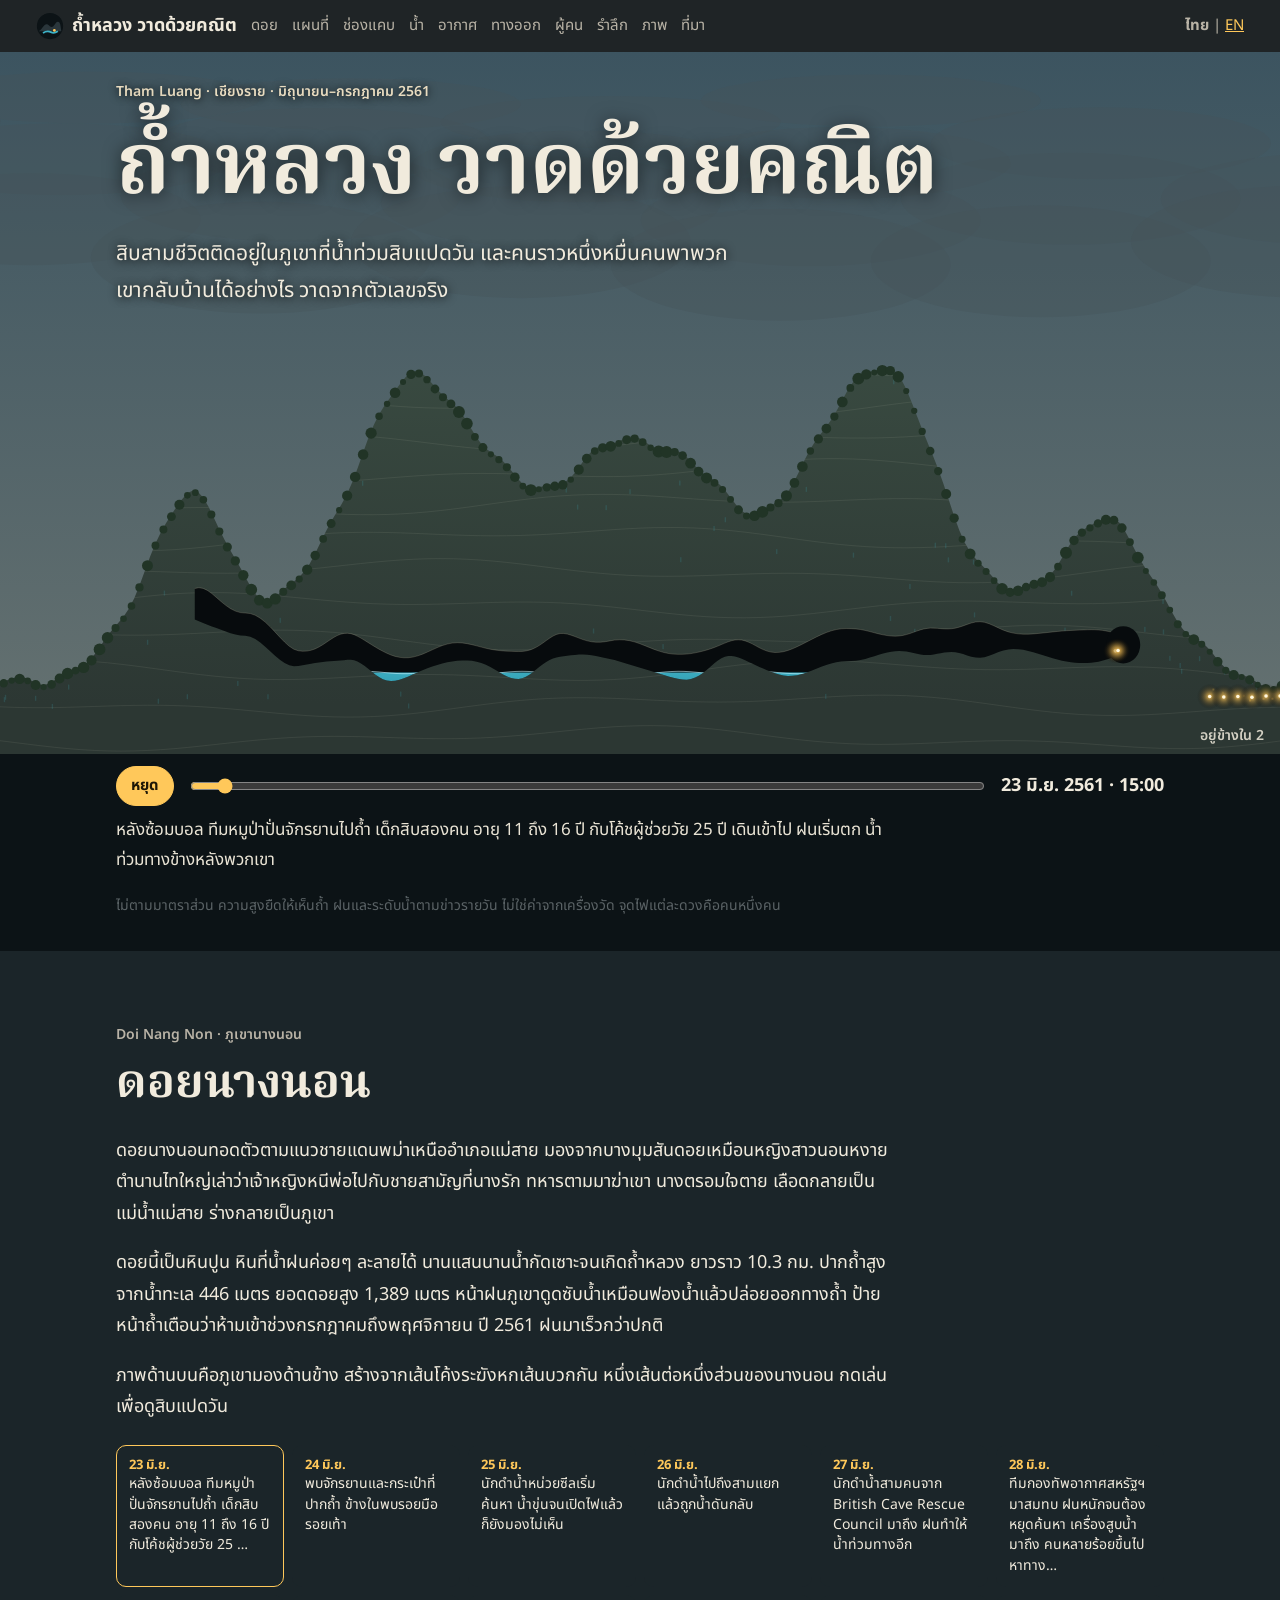
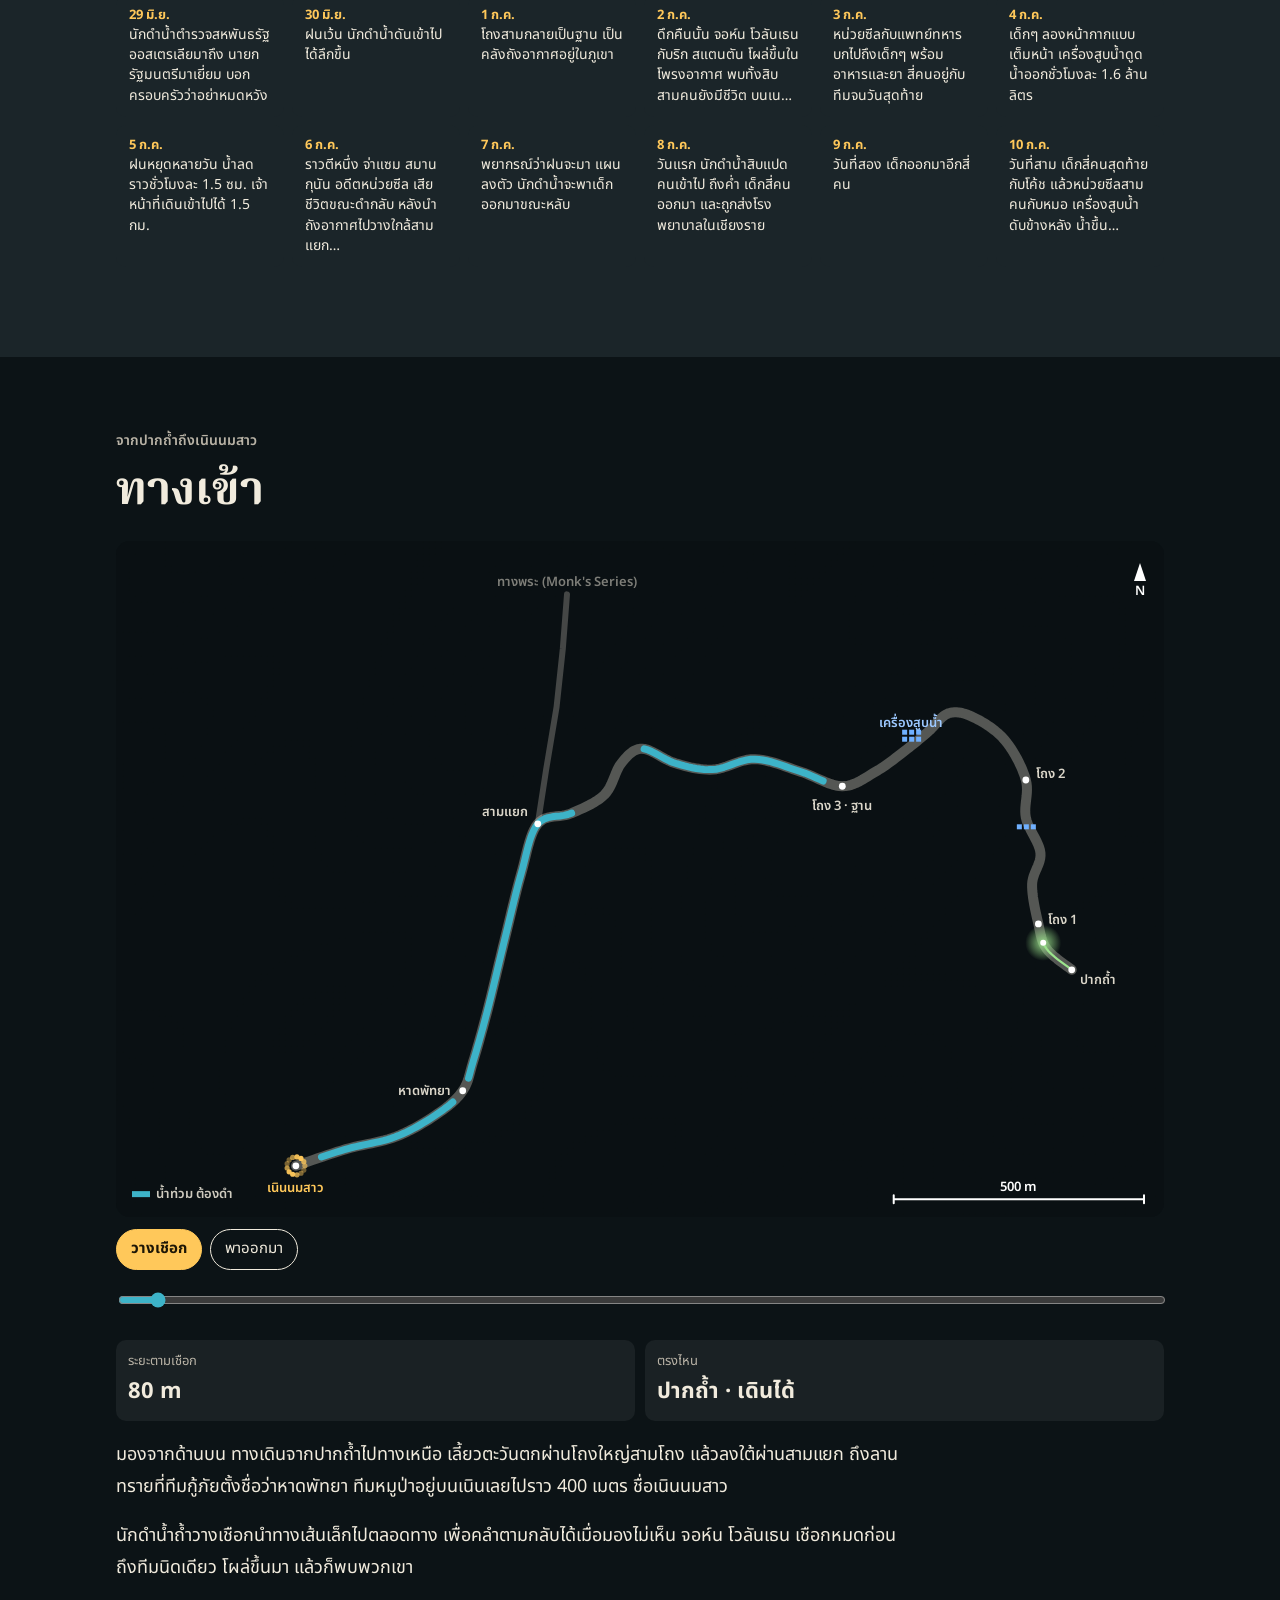
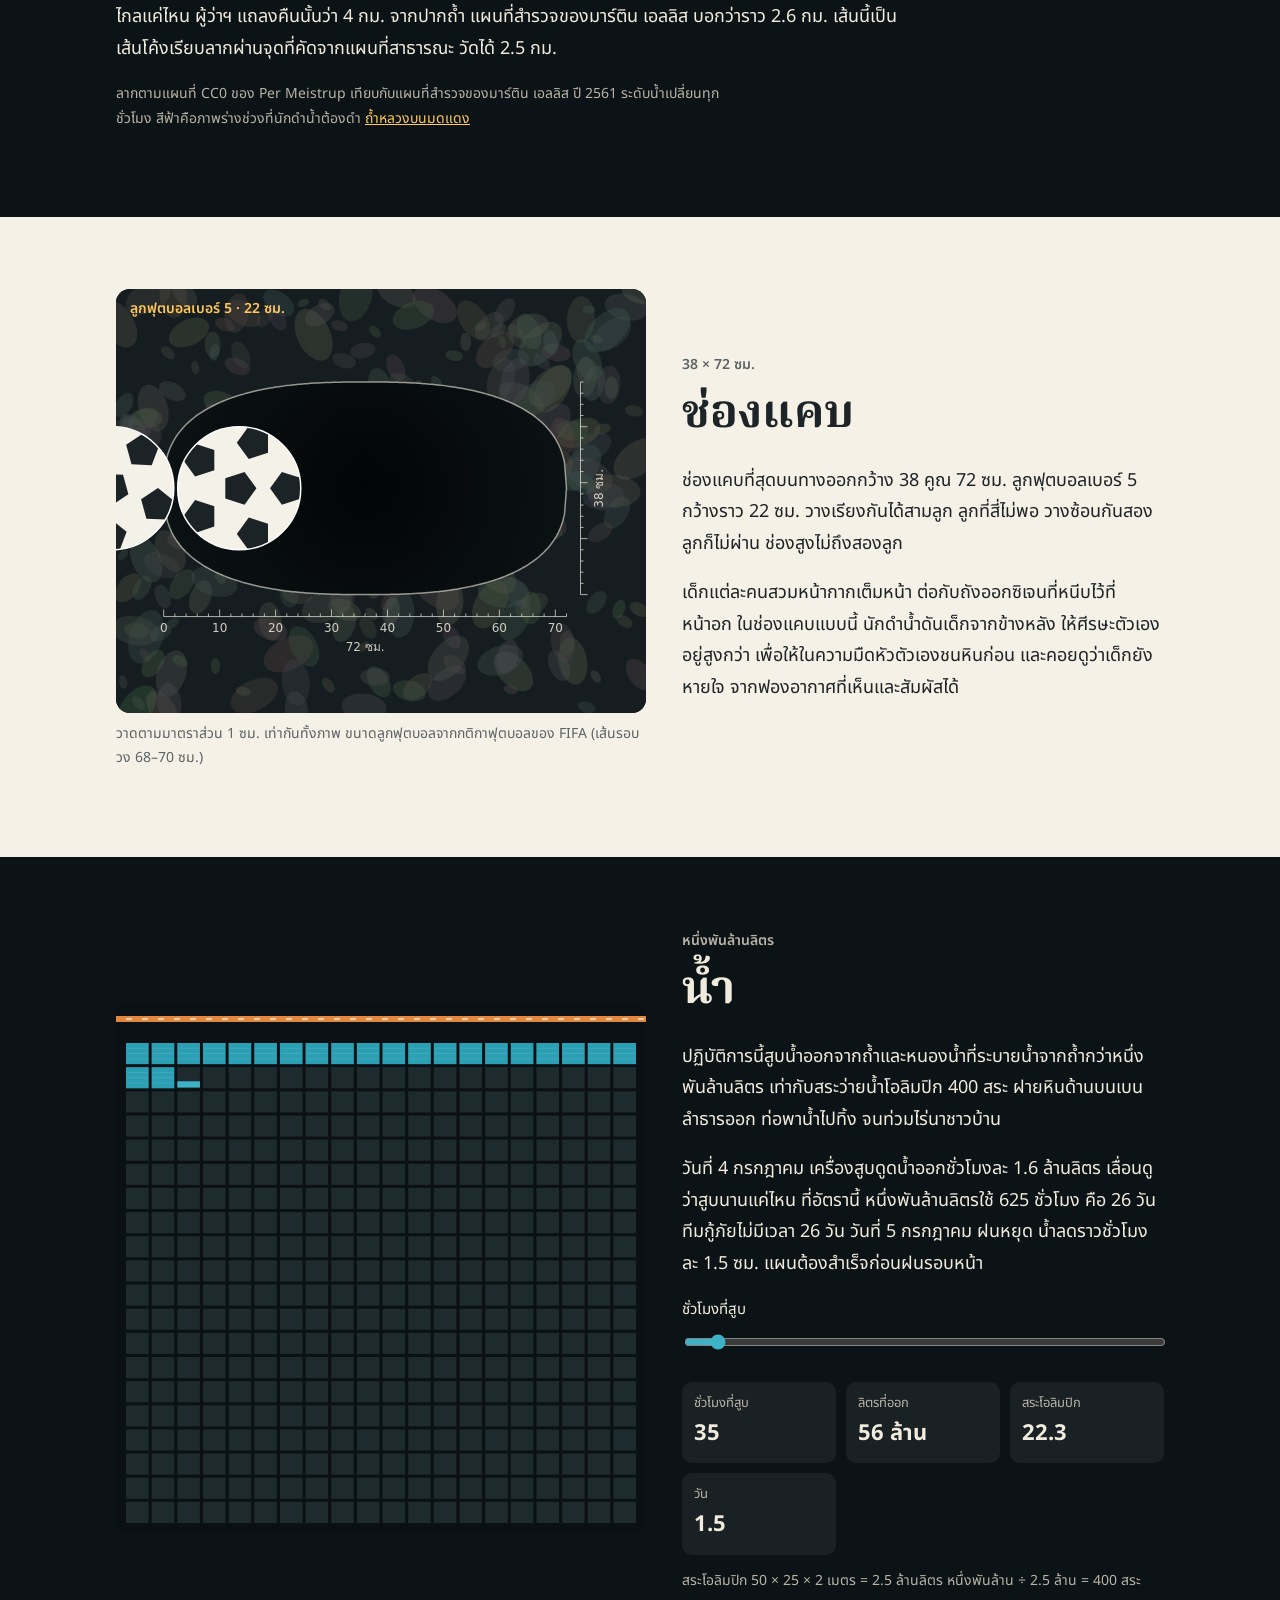
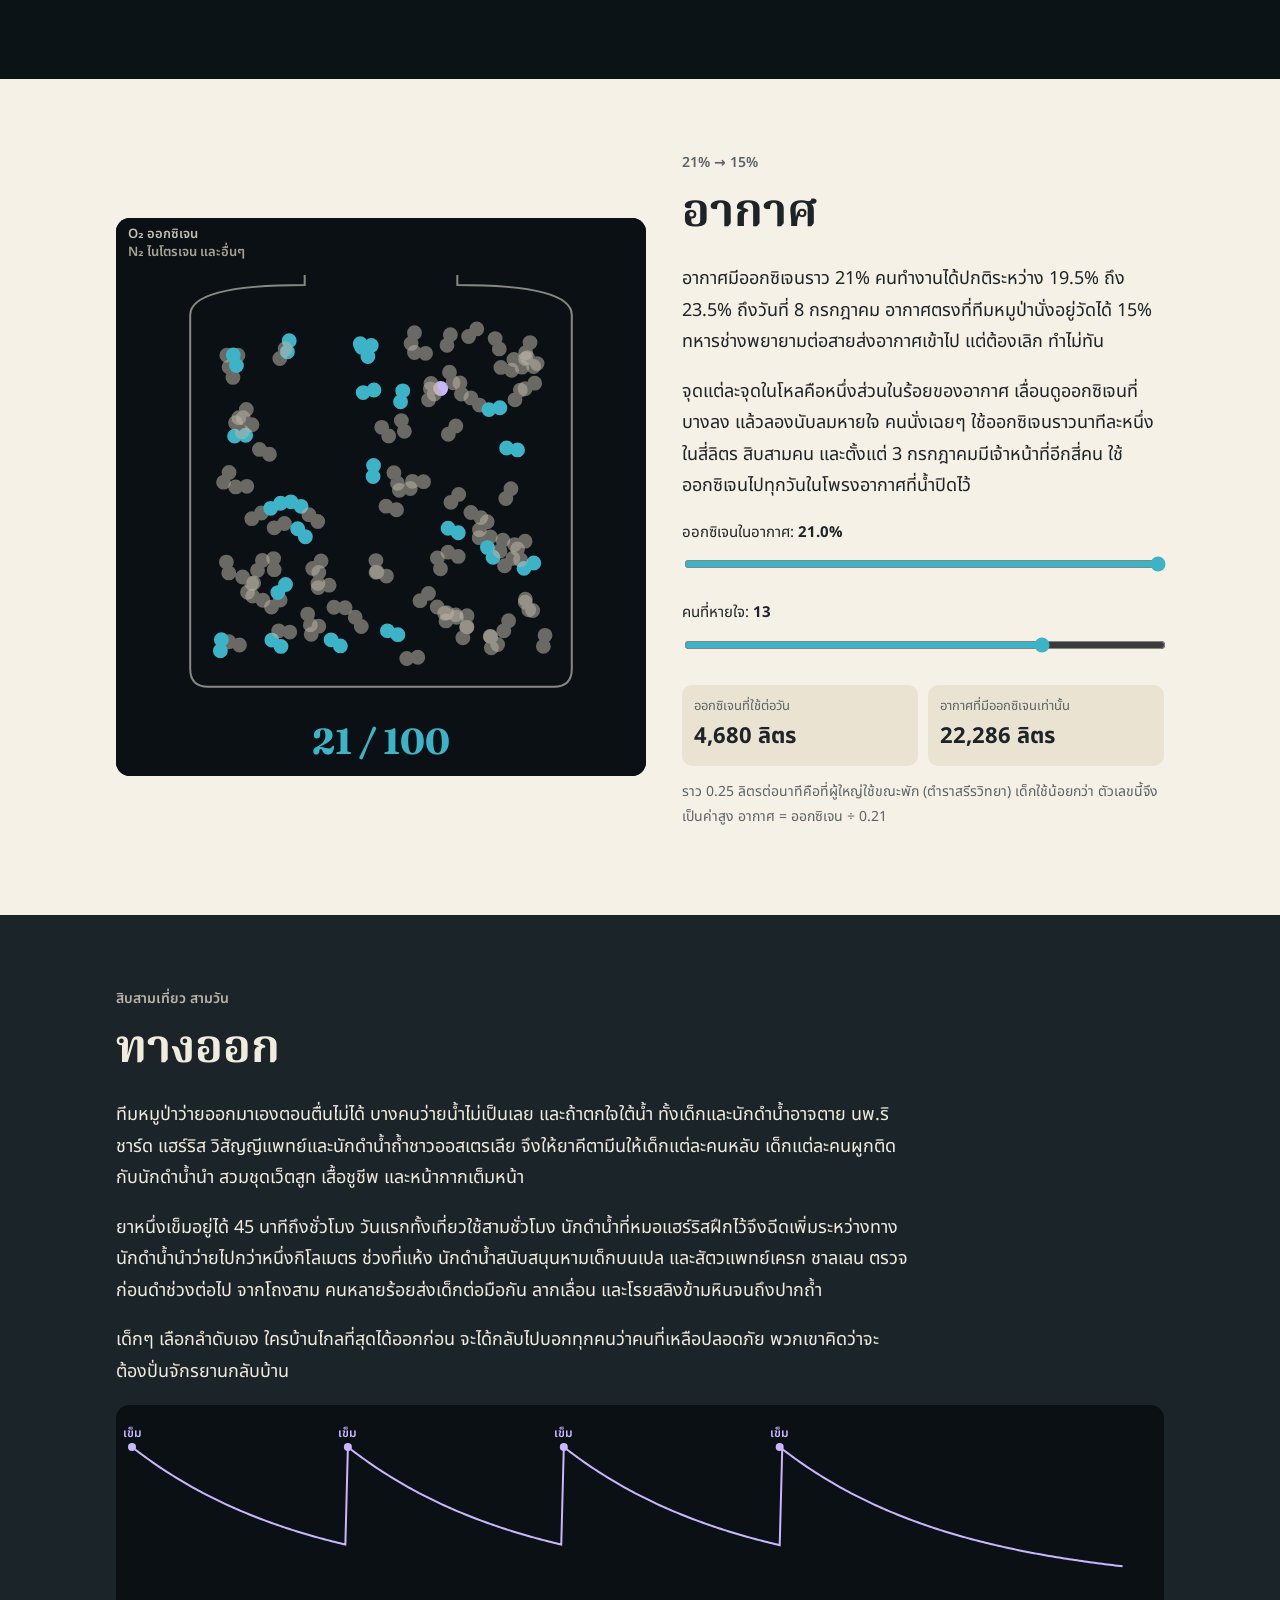
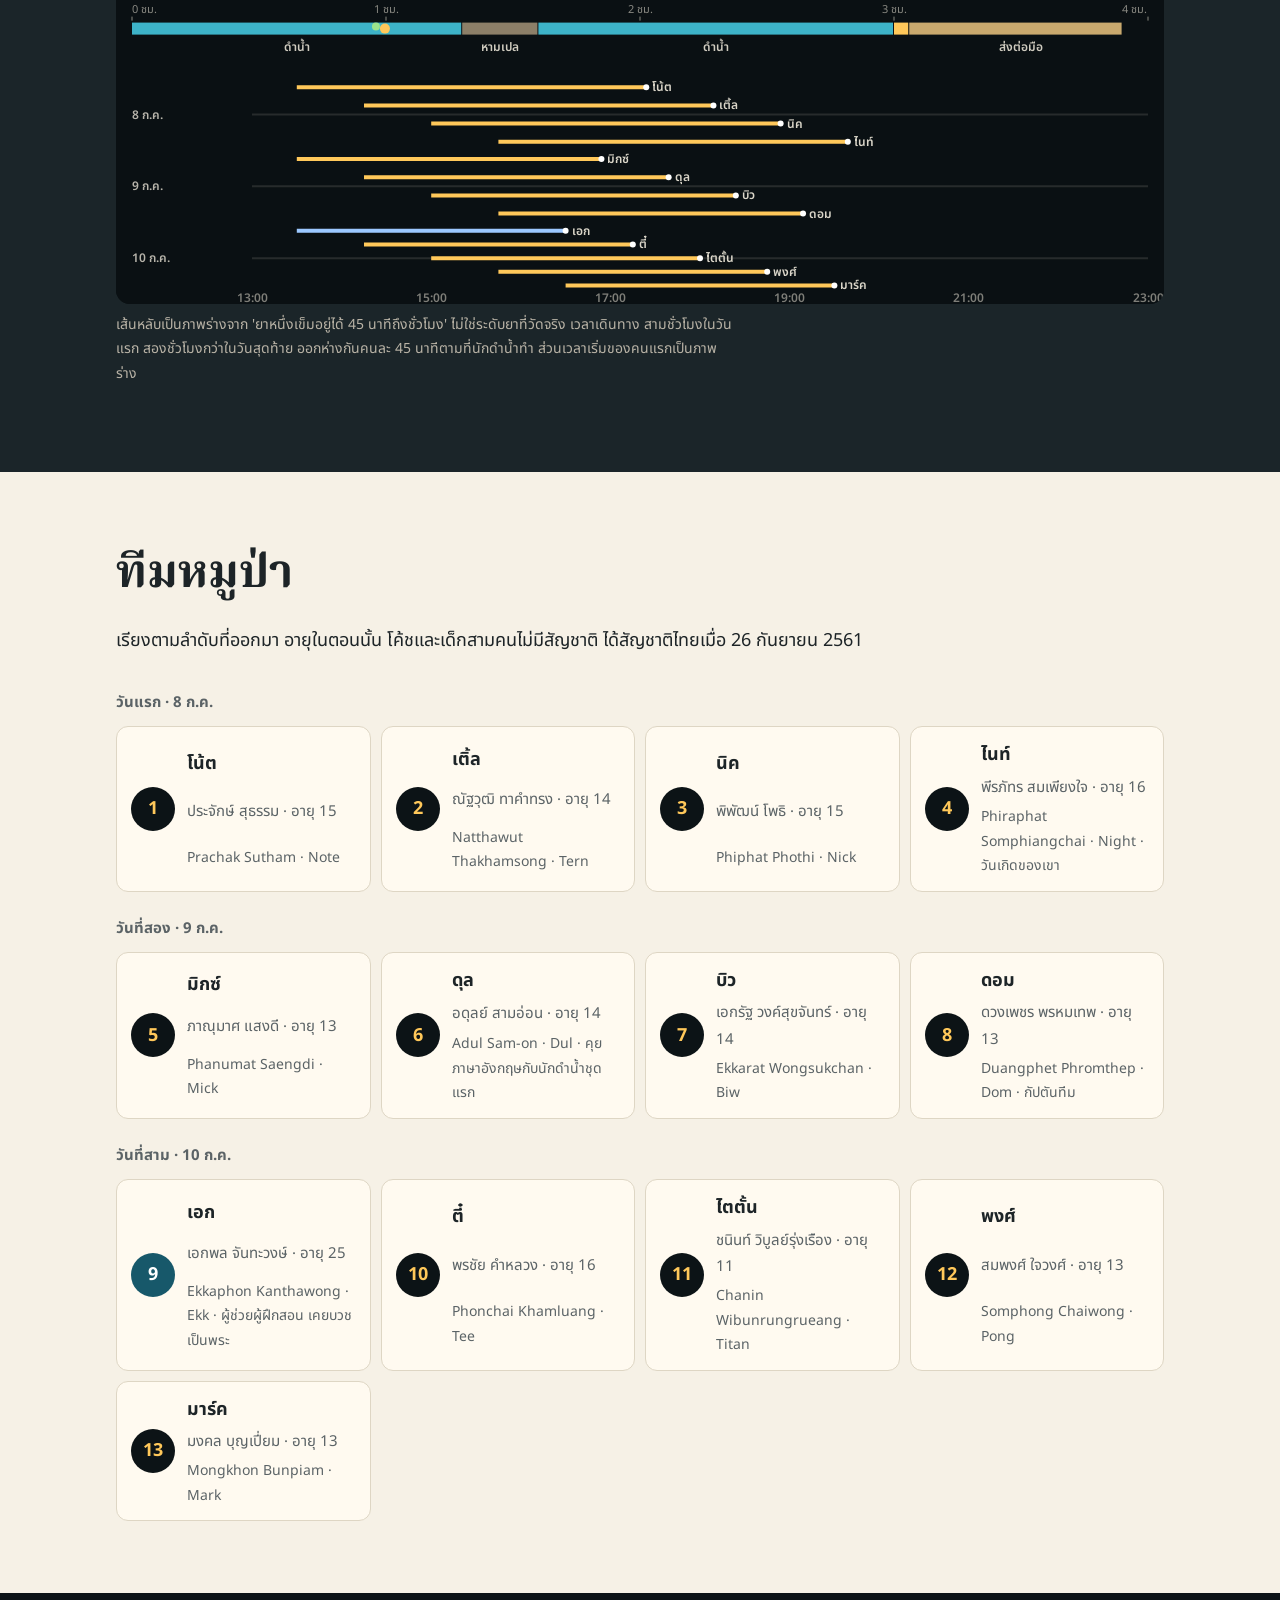
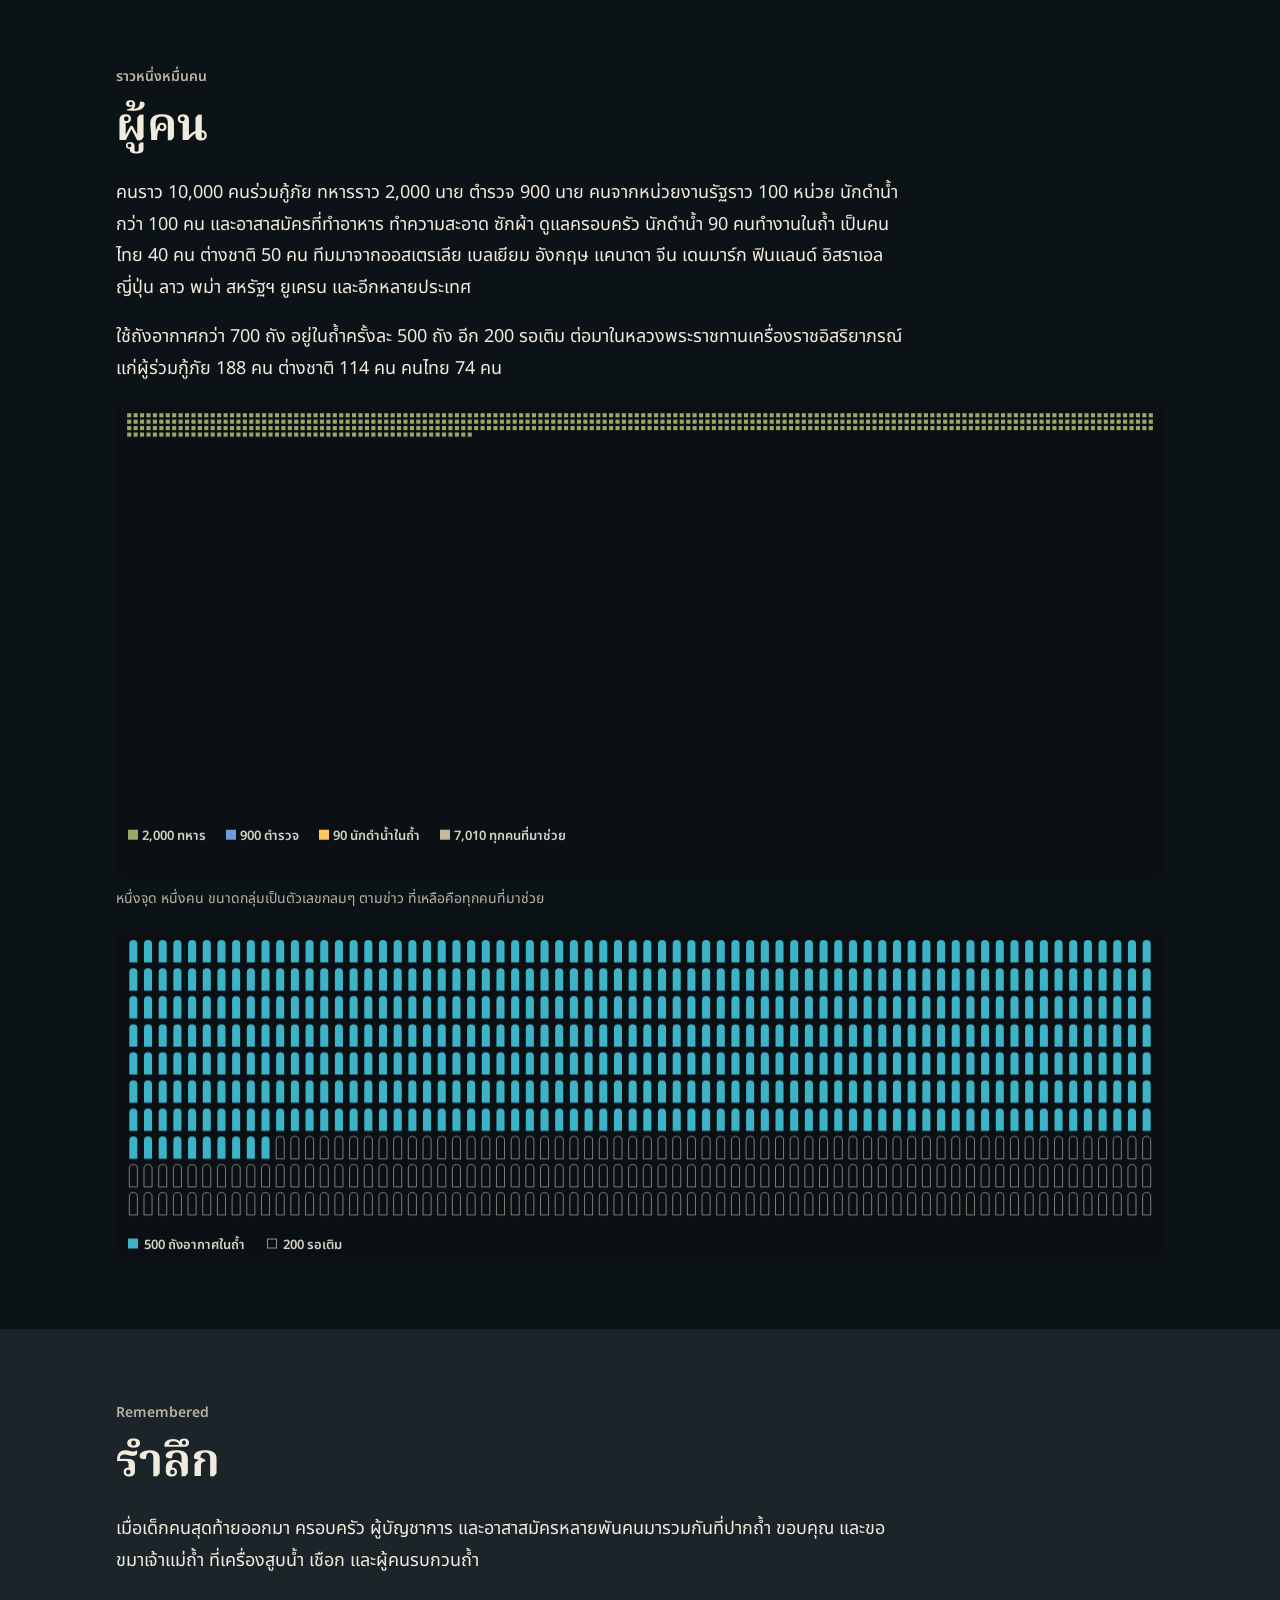
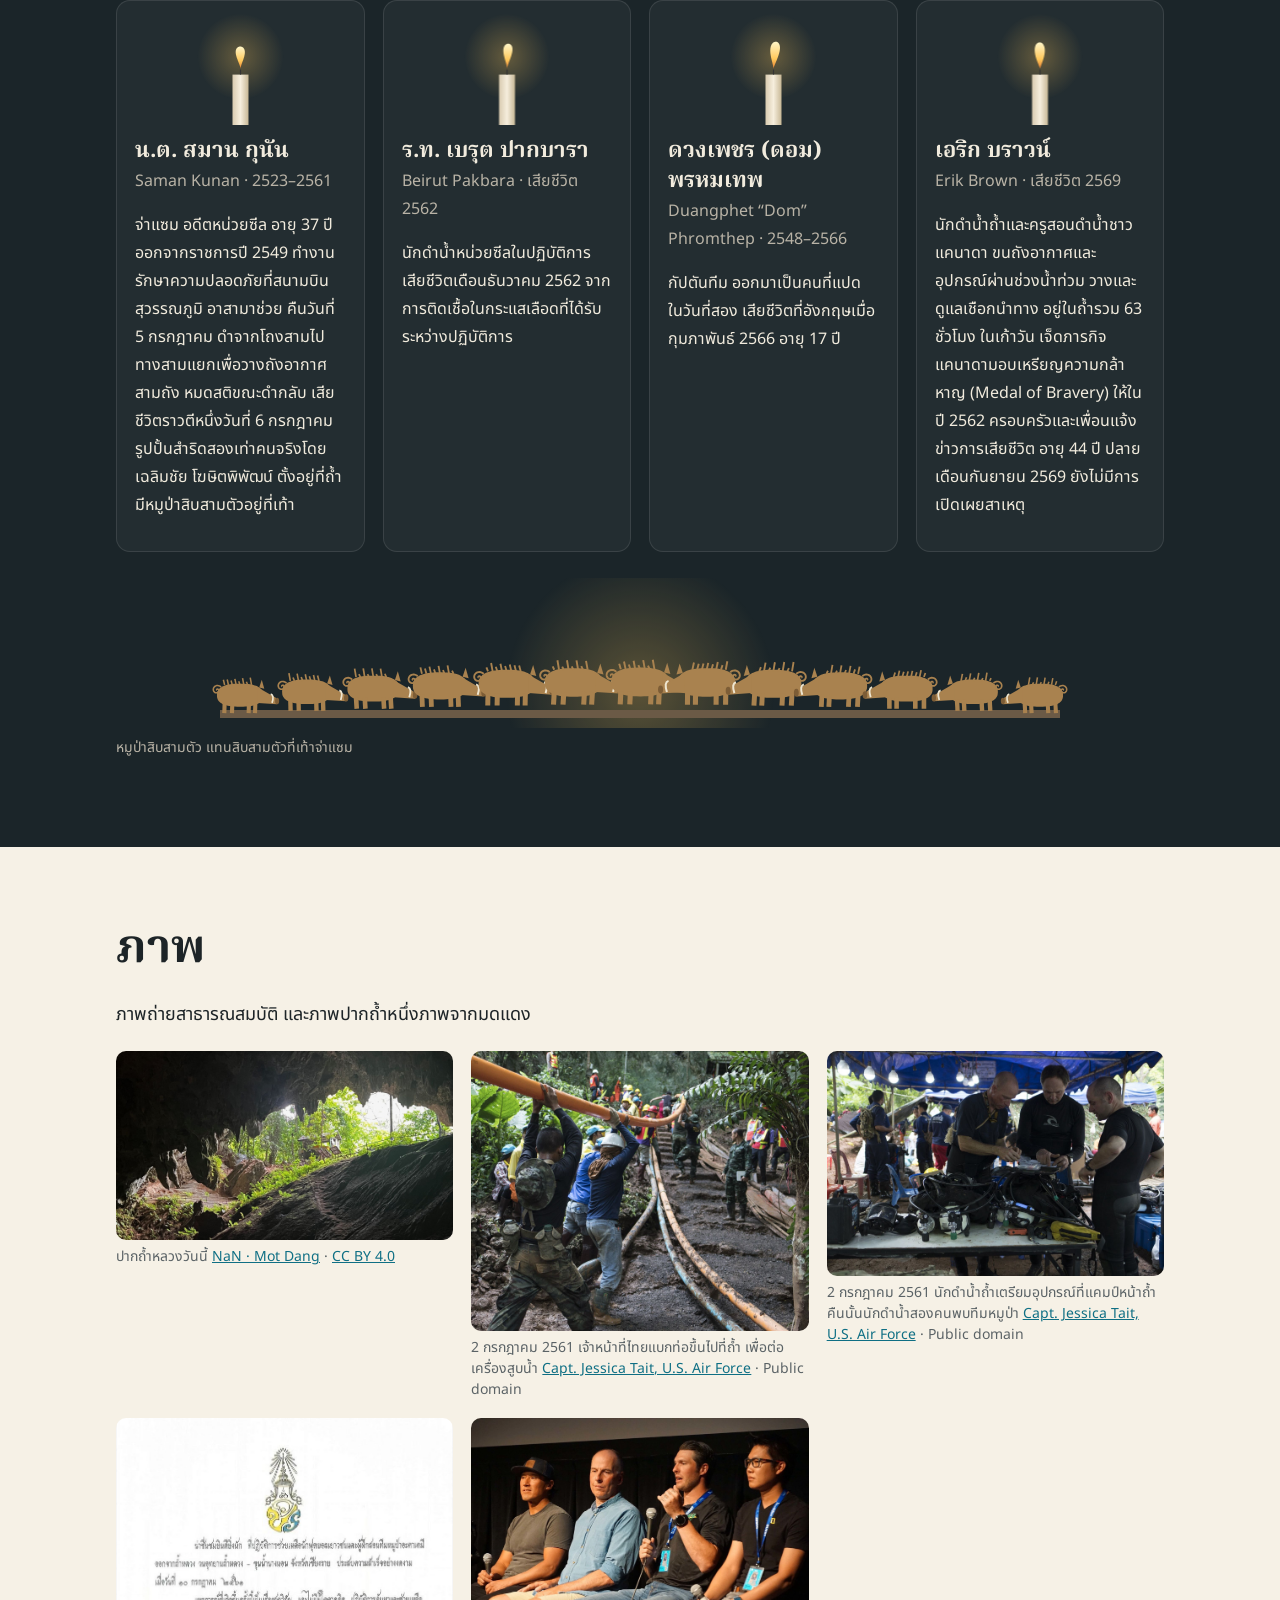
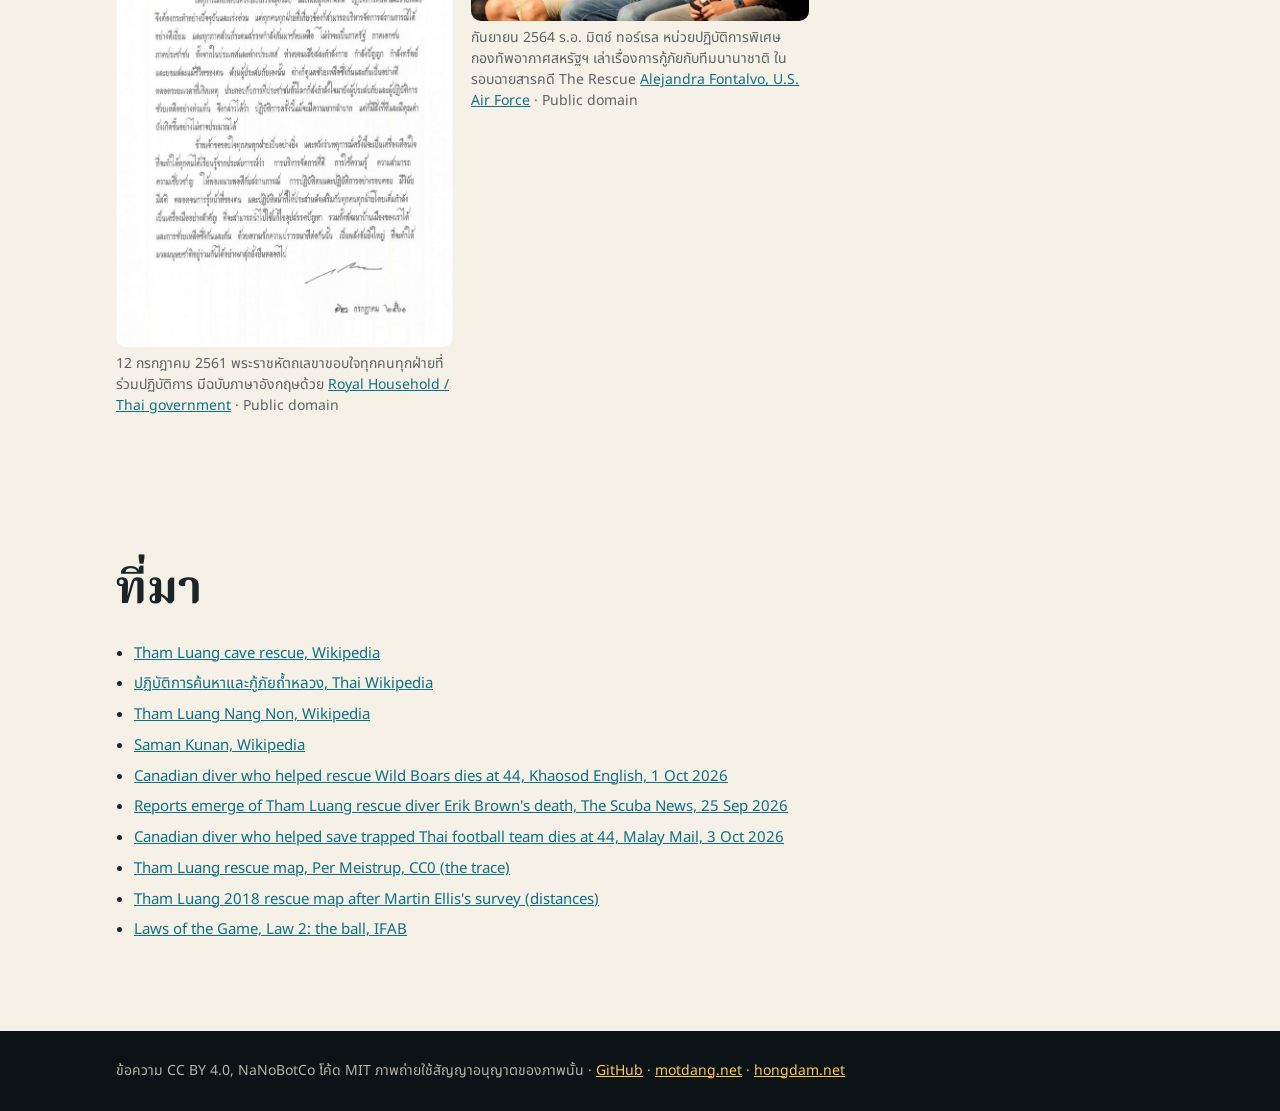
<file: docs/th/index.html>
<!doctype html><html lang="th" translate="no" class="notranslate"><head>
<meta charset="utf-8"><meta name="viewport" content="width=device-width,initial-scale=1">
<meta name="google" content="notranslate">
<script>if(/[.]translate[.]goog$/.test(location.hostname))location.replace("https://"+location.hostname.slice(0,-15).replace(/--/g,"~").replace(/-/g,".").replace(/~/g,"-")+location.pathname+location.search.replace(/([?&])_x_tr_[^&]*/g,"$1").replace(/[?&]+$/,"").replace(/[?]&+/,"?")+location.hash)</script>
<title>ถ้ำหลวง วาดด้วยคณิต · Tham Luang, Drawn</title>
<meta name="description" content="ปฏิบัติการกู้ภัยถ้ำหลวงปี 2561 วาดด้วยคณิตศาสตร์ ดอยนางนอน ทางเข้าที่น้ำท่วม ช่องแคบ 38 × 72 ซม. น้ำพันล้านลิตร อากาศที่บางลง ทางออก ผู้คนหนึ่งหมื่น และผู้ที่จากไป รวมถึงนักดำน้ำเอริก บราวน์">
<meta name="theme-color" content="#0c1316">
<link rel="canonical" href="https://nanobotco.github.io/tham-luang/th/">
<link rel="alternate" hreflang="en" href="https://nanobotco.github.io/tham-luang/"><link rel="alternate" hreflang="th" href="https://nanobotco.github.io/tham-luang/th/"><link rel="alternate" hreflang="x-default" href="https://nanobotco.github.io/tham-luang/">
<meta property="og:type" content="website"><meta property="og:site_name" content="Tham Luang, Drawn · ถ้ำหลวง วาดด้วยคณิต">
<meta property="og:title" content="ถ้ำหลวง วาดด้วยคณิต"><meta property="og:description" content="ปฏิบัติการกู้ภัยถ้ำหลวงปี 2561 วาดด้วยคณิตศาสตร์ ดอยนางนอน ทางเข้าที่น้ำท่วม ช่องแคบ 38 × 72 ซม. น้ำพันล้านลิตร อากาศที่บางลง ทางออก ผู้คนหนึ่งหมื่น และผู้ที่จากไป รวมถึงนักดำน้ำเอริก บราวน์"><meta property="og:url" content="https://nanobotco.github.io/tham-luang/th/">
<meta property="og:image" content="https://nanobotco.github.io/tham-luang/card-th.jpg"><meta property="og:image:secure_url" content="https://nanobotco.github.io/tham-luang/card-th.jpg"><meta property="og:image:type" content="image/jpeg">
<meta property="og:image:width" content="1200"><meta property="og:image:height" content="630">
<meta property="og:image:alt" content="ดอยนางนอนวาดด้านข้าง มีถ้ำที่น้ำท่วมอยู่ข้างล่างและแสงสิบสามดวงบนชะง่อน">
<meta property="og:locale" content="th_TH"><meta property="og:locale:alternate" content="en_US">
<meta name="twitter:card" content="summary_large_image"><meta name="twitter:image" content="https://nanobotco.github.io/tham-luang/card-th.jpg">
<link rel="icon" href="../icon.svg" type="image/svg+xml">
<link rel="alternate" type="text/plain" href="https://nanobotco.github.io/tham-luang/llms.txt" title="llms.txt">
<link rel="preconnect" href="https://fonts.googleapis.com"><link rel="preconnect" href="https://fonts.gstatic.com" crossorigin>
<link href="https://fonts.googleapis.com/css2?family=Fraunces:opsz,wght@9..144,600;9..144,700&family=Noto+Sans+Thai:wght@400;600;700&family=Noto+Serif+Thai:wght@600;700&display=swap" rel="stylesheet">
<script>if(/[?&]card/.test(location.search))document.documentElement.classList.add("card")</script>
<style>:root{--cave:#0c1316;--rock:#1b2529;--rock2:#2a363b;--ink:#f1ebdd;--dim:#b9b3a6;--lamp:#ffc85a;--water:#3db3c8;--deep:#17586a;--line:#9be38c;--paper:#f6f1e6;--pink:#ff8f7a;--pinkd:#c4402a;--text:#1d2427;--mute:#5b6366;--rule:#ded6c4}
*{box-sizing:border-box}
html{scroll-behavior:smooth;-webkit-text-size-adjust:100%}
body{margin:0;background:var(--paper);color:var(--text);font:17px/1.6 "Noto Sans Thai",system-ui,-apple-system,"Segoe UI",sans-serif}
html[lang=th] body{font-size:18px;line-height:1.75}
a{color:#0f6f84}
.sr{position:absolute;width:1px;height:1px;overflow:hidden;clip:rect(0 0 0 0)}
h1,h2,h3{font-family:Fraunces,"Noto Serif Thai",Georgia,serif;font-weight:700;line-height:1.15;margin:0 0 .4em}
html[lang=th] h1,html[lang=th] h2,html[lang=th] h3{font-family:"Noto Serif Thai",Fraunces,serif;line-height:1.35}
h2{font-size:clamp(28px,4.6vw,46px)}
h3{font-size:22px}
.in{max-width:1080px;margin:0 auto;padding:0 16px}
.kick{font-size:14px;letter-spacing:.06em;text-transform:uppercase;color:var(--mute);margin:0 0 .5em;font-weight:600}
html[lang=th] .kick{text-transform:none;letter-spacing:0}
.intro{font-size:19px;max-width:44em}
.sec{padding:72px 0}
.sec p{max-width:44em}
.dark{background:var(--cave);color:var(--ink)}
.dark a{color:var(--lamp)}
.dark .kick{color:var(--dim)}
.rock{background:var(--rock);color:var(--ink)}
.rock a{color:var(--lamp)}
.rock .kick{color:var(--dim)}
canvas{display:block;width:100%;touch-action:pan-y}
.cv{border-radius:14px;background:#0a1013}
.note{font-size:14px;color:var(--mute);margin-top:.6em}
.dark .note,.rock .note{color:var(--dim)}
/* top bar */
header.top{position:sticky;top:0;z-index:20;background:rgba(12,19,22,.92);backdrop-filter:blur(8px);-webkit-backdrop-filter:blur(8px);color:var(--ink);transition:transform .25s}
header.top .in{display:flex;align-items:center;gap:14px;min-height:52px;max-width:1240px}
.brand{display:flex;align-items:center;gap:8px;color:var(--ink);text-decoration:none;font-weight:700;white-space:nowrap}
.brand svg{width:28px;height:28px}
header.top nav{display:flex;gap:14px;overflow-x:auto;scrollbar-width:none;flex:1;font-size:15px}
header.top nav::-webkit-scrollbar{display:none}
header.top nav a{color:var(--dim);text-decoration:none;white-space:nowrap;padding:6px 0}
header.top nav a:hover{color:var(--lamp)}
.lang{white-space:nowrap;font-size:15px;color:var(--dim)}
.lang a{color:var(--lamp)}
body.nav-away header.top{transform:translateY(-100%)}
@media (max-width:720px){.brand span{display:none}}
/* hero */
.hero{position:relative;background:var(--cave);color:var(--ink);overflow:hidden}
.hero canvas{height:min(78vh,720px);min-height:460px}
.hero-t{position:absolute;left:0;right:0;top:0;padding:28px 16px 0;max-width:1080px;margin:0 auto;pointer-events:none}
.hero-t h1{font-size:clamp(38px,7.4vw,86px);margin:0;text-shadow:0 2px 18px rgba(0,0,0,.6)}
.hero-t .kick{color:#e9dcc0;text-shadow:0 1px 8px #000}
.hero-t .lede{font-size:clamp(17px,2.2vw,21px);max-width:30em;text-shadow:0 1px 10px #000;margin:.4em 0 0}
.tbar{display:flex;flex-wrap:wrap;align-items:center;gap:10px 14px;padding:12px 16px 18px;max-width:1080px;margin:0 auto}
.tbar input[type=range]{flex:1 1 280px;accent-color:var(--lamp);min-height:32px}
.tdate{font-weight:700;min-width:9em;font-variant-numeric:tabular-nums}
.tev{flex:1 1 100%;margin:0;min-height:3.4em;color:#e9e3d4;font-size:17px;max-width:46em}
.pill{font:inherit;font-size:15px;border:1.5px solid currentColor;background:transparent;color:inherit;border-radius:999px;padding:6px 14px;cursor:pointer;min-height:36px}
.pill.hot{background:var(--lamp);color:#1d1606;border-color:var(--lamp);font-weight:700}
.pill[aria-pressed=true]{background:var(--ink);color:var(--cave)}
.btns{display:flex;flex-wrap:wrap;gap:8px;margin:12px 0}
html.card header.top,html.card .tbar,html.card main>section:not(.hero),html.card footer{display:none}
html.card .hero canvas{height:100vh;min-height:0}
html.card .hero-t{padding-top:46px;padding-left:56px;max-width:none}
html.card .hero-t h1{font-size:96px}
html.card .cardline{display:block}
.cardline{display:none;font-size:22px;color:#e9dcc0;margin-top:16px;text-shadow:0 1px 8px #000}
.cardline span{font-size:18px;color:var(--lamp)}
/* timeline strip */
.days{display:grid;grid-template-columns:repeat(auto-fill,minmax(150px,1fr));gap:8px;margin-top:22px;padding:0;list-style:none}
.days li{background:var(--rock);border-radius:10px;padding:10px 12px;font-size:14px;line-height:1.45;cursor:pointer;border:1.5px solid transparent}
.days li b{display:block;color:var(--lamp);font-size:13px}
.days li.on{border-color:var(--lamp)}
/* two-column */
.two{display:grid;grid-template-columns:1.1fr 1fr;gap:36px;align-items:center}
@media (max-width:860px){.two{grid-template-columns:1fr}}
.readout{display:grid;grid-template-columns:repeat(auto-fit,minmax(140px,1fr));gap:10px;margin:14px 0}
.readout div{background:rgba(255,255,255,.06);border-radius:10px;padding:10px 12px}
.sec:not(.dark):not(.rock) .readout div{background:#ebe3d2}
.readout span{display:block;font-size:13px;color:var(--dim)}
.sec:not(.dark):not(.rock) .readout span{color:var(--mute)}
.readout b{font-size:22px;font-variant-numeric:tabular-nums}
input[type=range]{width:100%;accent-color:var(--water);min-height:32px}
label.lab{display:block;font-size:15px;margin-top:10px}
/* the thirteen */
.team{display:grid;grid-template-columns:repeat(auto-fill,minmax(210px,1fr));gap:10px;margin-top:20px}
.boy{background:#fffaf0;border:1px solid var(--rule);border-radius:12px;padding:12px 14px;display:grid;grid-template-columns:44px 1fr;gap:4px 12px;align-items:center}
.boy .n{grid-row:span 3;width:44px;height:44px;border-radius:50%;background:var(--cave);color:var(--lamp);display:grid;place-items:center;font-weight:700;font-size:18px}
.boy b{font-size:18px}
.boy .th{color:var(--mute);font-size:15px}
.boy .d{font-size:14px;color:var(--mute)}
.boy.coach .n{background:var(--deep);color:#fff}
.dayh{grid-column:1/-1;margin:14px 0 0;font-weight:700;font-size:15px;color:var(--mute)}
/* remembered */
.mem{display:grid;grid-template-columns:repeat(auto-fit,minmax(240px,1fr));gap:18px;margin-top:24px}
.mem article{background:rgba(255,255,255,.04);border:1px solid rgba(255,255,255,.1);border-radius:14px;padding:16px 18px}
.mem canvas{height:120px;margin:-6px 0 6px}
.mem h3{margin:0}
.mem .th{color:var(--dim);margin:0 0 .6em}
.mem p{font-size:16px}
.boars{height:150px;margin-top:26px}
/* photos */
.ph{display:grid;grid-template-columns:repeat(auto-fit,minmax(300px,1fr));gap:18px;margin-top:20px}
.ph figure{margin:0}
.ph img{width:100%;height:auto;border-radius:10px;display:block;background:#ddd}
.ph figcaption{font-size:14px;color:var(--mute);margin-top:6px;line-height:1.5}
.src{font-size:15px;padding-left:1.2em}
.src li{margin:.3em 0}
footer.bot{background:var(--cave);color:var(--dim);padding:28px 0;font-size:14px}
footer.bot a{color:var(--lamp)}
@media (prefers-reduced-motion:reduce){html{scroll-behavior:auto}}
</style>
</head><body>
<header class="top"><div class="in"><a class="brand" href="#top"><svg viewBox="0 0 32 32" aria-hidden="true"><use href="#mark"/></svg><span>ถ้ำหลวง วาดด้วยคณิต</span></a>
<nav aria-label="Sections"><a href="#mountain">ดอย</a><a href="#map">แผนที่</a><a href="#squeeze">ช่องแคบ</a><a href="#water">น้ำ</a><a href="#air">อากาศ</a><a href="#out">ทางออก</a><a href="#people">ผู้คน</a><a href="#remembered">รำลึก</a><a href="#pictures">ภาพ</a><a href="#sources">ที่มา</a></nav>
<span class="lang"><b>ไทย</b> | <a href="../" hreflang="en">EN</a></span></div></header>
<svg width="0" height="0" style="position:absolute"><symbol id="mark" viewBox="0 0 32 32"><circle cx="16" cy="16" r="15" fill="#0c1316"/><path d="M3 22c4-2 6-8 9-8s3 3 6 3 4-6 7-6 3 5 4 11z" fill="#2a363b"/><path d="M8 24c3-2 7-2 9-1s5 1 8-1" stroke="#3db3c8" stroke-width="2" fill="none"/><circle cx="21" cy="21" r="1.6" fill="#ffc85a"/></symbol></svg>
<main><section id="top" class="hero"><canvas id="scene" role="img" aria-label="สิบสามชีวิตติดอยู่ในภูเขาที่น้ำท่วมสิบแปดวัน และคนราวหนึ่งหมื่นคนพาพวกเขากลับบ้านได้อย่างไร วาดจากตัวเลขจริง"></canvas>
<div class="hero-t"><p class="kick">Tham Luang · เชียงราย · มิถุนายน–กรกฎาคม 2561</p><h1>ถ้ำหลวง วาดด้วยคณิต</h1><p class="lede">สิบสามชีวิตติดอยู่ในภูเขาที่น้ำท่วมสิบแปดวัน และคนราวหนึ่งหมื่นคนพาพวกเขากลับบ้านได้อย่างไร วาดจากตัวเลขจริง</p><p class="cardline">Tham Luang · หมูป่ากลับบ้าน<br><span>nanobotco.github.io/tham-luang</span></p></div>
<div class="tbar"><button id="tplay" class="pill hot" type="button">หยุด</button><label for="tday" class="sr">วัน</label><input id="tday" type="range" min="0" max="432" step="0.25" value="0"><span id="tdate" class="tdate" aria-live="polite"></span>
<p id="tev" class="tev" aria-live="polite"></p><p class="note">ไม่ตามมาตราส่วน ความสูงยืดให้เห็นถ้ำ ฝนและระดับน้ำตามข่าวรายวัน ไม่ใช่ค่าจากเครื่องวัด จุดไฟแต่ละดวงคือคนหนึ่งคน</p></div></section>
<section id="mountain" class="sec rock"><div class="in"><p class="kick">Doi Nang Non · ภูเขานางนอน</p><h2>ดอยนางนอน</h2><p>ดอยนางนอนทอดตัวตามแนวชายแดนพม่าเหนืออำเภอแม่สาย มองจากบางมุมสันดอยเหมือนหญิงสาวนอนหงาย ตำนานไทใหญ่เล่าว่าเจ้าหญิงหนีพ่อไปกับชายสามัญที่นางรัก ทหารตามมาฆ่าเขา นางตรอมใจตาย เลือดกลายเป็นแม่น้ำแม่สาย ร่างกลายเป็นภูเขา</p><p>ดอยนี้เป็นหินปูน หินที่น้ำฝนค่อยๆ ละลายได้ นานแสนนานน้ำกัดเซาะจนเกิดถ้ำหลวง ยาวราว 10.3 กม. ปากถ้ำสูงจากน้ำทะเล 446 เมตร ยอดดอยสูง 1,389 เมตร หน้าฝนภูเขาดูดซับน้ำเหมือนฟองน้ำแล้วปล่อยออกทางถ้ำ ป้ายหน้าถ้ำเตือนว่าห้ามเข้าช่วงกรกฎาคมถึงพฤศจิกายน ปี 2561 ฝนมาเร็วกว่าปกติ</p><p>ภาพด้านบนคือภูเขามองด้านข้าง สร้างจากเส้นโค้งระฆังหกเส้นบวกกัน หนึ่งเส้นต่อหนึ่งส่วนของนางนอน กดเล่นเพื่อดูสิบแปดวัน</p>
<ol class="days"><li data-d="0"><b>23 มิ.ย.</b>หลังซ้อมบอล ทีมหมูป่าปั่นจักรยานไปถ้ำ เด็กสิบสองคน อายุ 11 ถึง 16 ปี กับโค้ชผู้ช่วยวัย 25 …</li><li data-d="1"><b>24 มิ.ย.</b>พบจักรยานและกระเป๋าที่ปากถ้ำ ข้างในพบรอยมือรอยเท้า</li><li data-d="2"><b>25 มิ.ย.</b>นักดำน้ำหน่วยซีลเริ่มค้นหา น้ำขุ่นจนเปิดไฟแล้วก็ยังมองไม่เห็น</li><li data-d="3"><b>26 มิ.ย.</b>นักดำน้ำไปถึงสามแยก แล้วถูกน้ำดันกลับ</li><li data-d="4"><b>27 มิ.ย.</b>นักดำน้ำสามคนจาก British Cave Rescue Council มาถึง ฝนทำให้น้ำท่วมทางอีก</li><li data-d="5"><b>28 มิ.ย.</b>ทีมกองทัพอากาศสหรัฐฯ มาสมทบ ฝนหนักจนต้องหยุดค้นหา เครื่องสูบน้ำมาถึง คนหลายร้อยขึ้นไปหาทาง…</li><li data-d="6"><b>29 มิ.ย.</b>นักดำน้ำตำรวจสหพันธรัฐออสเตรเลียมาถึง นายกรัฐมนตรีมาเยี่ยม บอกครอบครัวว่าอย่าหมดหวัง</li><li data-d="7"><b>30 มิ.ย.</b>ฝนเว้น นักดำน้ำดันเข้าไปได้ลึกขึ้น</li><li data-d="8"><b>1 ก.ค.</b>โถงสามกลายเป็นฐาน เป็นคลังถังอากาศอยู่ในภูเขา</li><li data-d="9"><b>2 ก.ค.</b>ดึกคืนนั้น จอห์น โวลันเธน กับริก สแตนตัน โผล่ขึ้นในโพรงอากาศ พบทั้งสิบสามคนยังมีชีวิต บนเน…</li><li data-d="10"><b>3 ก.ค.</b>หน่วยซีลกับแพทย์ทหารบกไปถึงเด็กๆ พร้อมอาหารและยา สี่คนอยู่กับทีมจนวันสุดท้าย</li><li data-d="11"><b>4 ก.ค.</b>เด็กๆ ลองหน้ากากแบบเต็มหน้า เครื่องสูบน้ำดูดน้ำออกชั่วโมงละ 1.6 ล้านลิตร</li><li data-d="12"><b>5 ก.ค.</b>ฝนหยุดหลายวัน น้ำลดราวชั่วโมงละ 1.5 ซม. เจ้าหน้าที่เดินเข้าไปได้ 1.5 กม.</li><li data-d="13"><b>6 ก.ค.</b>ราวตีหนึ่ง จ่าแซม สมาน กุนัน อดีตหน่วยซีล เสียชีวิตขณะดำกลับ หลังนำถังอากาศไปวางใกล้สามแยก…</li><li data-d="14"><b>7 ก.ค.</b>พยากรณ์ว่าฝนจะมา แผนลงตัว นักดำน้ำจะพาเด็กออกมาขณะหลับ</li><li data-d="15"><b>8 ก.ค.</b>วันแรก นักดำน้ำสิบแปดคนเข้าไป ถึงค่ำ เด็กสี่คนออกมา และถูกส่งโรงพยาบาลในเชียงราย</li><li data-d="16"><b>9 ก.ค.</b>วันที่สอง เด็กออกมาอีกสี่คน</li><li data-d="17"><b>10 ก.ค.</b>วันที่สาม เด็กสี่คนสุดท้ายกับโค้ช แล้วหน่วยซีลสามคนกับหมอ เครื่องสูบน้ำดับข้างหลัง น้ำขึ้น…</li></ol></div></section>
<section id="map" class="sec dark"><div class="in"><p class="kick">จากปากถ้ำถึงเนินนมสาว</p><h2>ทางเข้า</h2>
<canvas id="plan" class="cv" role="img" aria-label="ทางเข้า"></canvas>
<div class="btns"><button id="mlay" class="pill hot" type="button">วางเชือก</button><button id="mout" class="pill" type="button">พาออกมา</button></div>
<input id="mpos" type="range" min="0" max="1000" value="0" aria-label="ระยะตามเชือก">
<div class="readout"><div><span>ระยะตามเชือก</span><b id="mdist">0 m</b></div><div><span>ตรงไหน</span><b id="mwhere">–</b></div></div>
<p>มองจากด้านบน ทางเดินจากปากถ้ำไปทางเหนือ เลี้ยวตะวันตกผ่านโถงใหญ่สามโถง แล้วลงใต้ผ่านสามแยก ถึงลานทรายที่ทีมกู้ภัยตั้งชื่อว่าหาดพัทยา ทีมหมูป่าอยู่บนเนินเลยไปราว 400 เมตร ชื่อเนินนมสาว</p><p>นักดำน้ำถ้ำวางเชือกนำทางเส้นเล็กไปตลอดทาง เพื่อคลำตามกลับได้เมื่อมองไม่เห็น จอห์น โวลันเธน เชือกหมดก่อนถึงทีมนิดเดียว โผล่ขึ้นมา แล้วก็พบพวกเขา</p><p>ไกลแค่ไหน ผู้ว่าฯ แถลงคืนนั้นว่า 4 กม. จากปากถ้ำ แผนที่สำรวจของมาร์ติน เอลลิส บอกว่าราว 2.6 กม. เส้นนี้เป็นเส้นโค้งเรียบลากผ่านจุดที่คัดจากแผนที่สาธารณะ วัดได้ <span class="trace">2.5 km</span></p><p class="note">ลากตามแผนที่ CC0 ของ Per Meistrup เทียบกับแผนที่สำรวจของมาร์ติน เอลลิส ปี 2561 ระดับน้ำเปลี่ยนทุกชั่วโมง สีฟ้าคือภาพร่างช่วงที่นักดำน้ำต้องดำ <a href="https://motdang.net/chiang-rai/see/#tham-luang">ถ้ำหลวงบนมดแดง</a></p></div></section>
<section id="squeeze" class="sec"><div class="in two"><div><canvas id="squeezecv" class="cv" role="img" aria-label="ช่องแคบ"></canvas><p class="note">วาดตามมาตราส่วน 1 ซม. เท่ากันทั้งภาพ ขนาดลูกฟุตบอลจากกติกาฟุตบอลของ FIFA (เส้นรอบวง 68–70 ซม.)</p></div>
<div><p class="kick">38 × 72 ซม.</p><h2>ช่องแคบ</h2><p>ช่องแคบที่สุดบนทางออกกว้าง 38 คูณ 72 ซม. ลูกฟุตบอลเบอร์ 5 กว้างราว 22 ซม. วางเรียงกันได้สามลูก ลูกที่สี่ไม่พอ วางซ้อนกันสองลูกก็ไม่ผ่าน ช่องสูงไม่ถึงสองลูก</p><p>เด็กแต่ละคนสวมหน้ากากเต็มหน้า ต่อกับถังออกซิเจนที่หนีบไว้ที่หน้าอก ในช่องแคบแบบนี้ นักดำน้ำดันเด็กจากข้างหลัง ให้ศีรษะตัวเองอยู่สูงกว่า เพื่อให้ในความมืดหัวตัวเองชนหินก่อน และคอยดูว่าเด็กยังหายใจ จากฟองอากาศที่เห็นและสัมผัสได้</p></div></div></section>
<section id="water" class="sec dark"><div class="in two"><div><canvas id="pools" class="cv" role="img" aria-label="น้ำ"></canvas></div>
<div><p class="kick">หนึ่งพันล้านลิตร</p><h2>น้ำ</h2><p>ปฏิบัติการนี้สูบน้ำออกจากถ้ำและหนองน้ำที่ระบายน้ำจากถ้ำกว่าหนึ่งพันล้านลิตร เท่ากับสระว่ายน้ำโอลิมปิก 400 สระ ฝายหินด้านบนเบนลำธารออก ท่อพาน้ำไปทิ้ง จนท่วมไร่นาชาวบ้าน</p><p>วันที่ 4 กรกฎาคม เครื่องสูบดูดน้ำออกชั่วโมงละ 1.6 ล้านลิตร เลื่อนดูว่าสูบนานแค่ไหน ที่อัตรานี้ หนึ่งพันล้านลิตรใช้ 625 ชั่วโมง คือ 26 วัน ทีมกู้ภัยไม่มีเวลา 26 วัน วันที่ 5 กรกฎาคม ฝนหยุด น้ำลดราวชั่วโมงละ 1.5 ซม. แผนต้องสำเร็จก่อนฝนรอบหน้า</p>
<label class="lab" for="whours">ชั่วโมงที่สูบ</label><input id="whours" type="range" min="0" max="625" step="1" value="0">
<div class="readout"><div><span>ชั่วโมงที่สูบ</span><b id="wh">0</b></div><div><span>ลิตรที่ออก</span><b id="wl">0</b></div><div><span>สระโอลิมปิก</span><b id="wp">0</b></div><div><span>วัน</span><b id="wd">0</b></div></div>
<p class="note">สระโอลิมปิก 50 × 25 × 2 เมตร = 2.5 ล้านลิตร หนึ่งพันล้าน ÷ 2.5 ล้าน = 400 สระ</p></div></div></section>
<section id="air" class="sec"><div class="in two"><div><canvas id="jar" class="cv" role="img" aria-label="อากาศ"></canvas></div>
<div><p class="kick">21% → 15%</p><h2>อากาศ</h2><p>อากาศมีออกซิเจนราว 21% คนทำงานได้ปกติระหว่าง 19.5% ถึง 23.5% ถึงวันที่ 8 กรกฎาคม อากาศตรงที่ทีมหมูป่านั่งอยู่วัดได้ 15% ทหารช่างพยายามต่อสายส่งอากาศเข้าไป แต่ต้องเลิก ทำไม่ทัน</p><p>จุดแต่ละจุดในโหลคือหนึ่งส่วนในร้อยของอากาศ เลื่อนดูออกซิเจนที่บางลง แล้วลองนับลมหายใจ คนนั่งเฉยๆ ใช้ออกซิเจนราวนาทีละหนึ่งในสี่ลิตร สิบสามคน และตั้งแต่ 3 กรกฎาคมมีเจ้าหน้าที่อีกสี่คน ใช้ออกซิเจนไปทุกวันในโพรงอากาศที่น้ำปิดไว้</p>
<label class="lab" for="ao2">ออกซิเจนในอากาศ: <b id="ao2v">21%</b></label><input id="ao2" type="range" min="15" max="21" step="0.1" value="21">
<label class="lab" for="appl">คนที่หายใจ: <b id="apv">13</b></label><input id="appl" type="range" min="1" max="17" step="1" value="13">
<div class="readout"><div><span>ออกซิเจนที่ใช้ต่อวัน</span><b id="aday">–</b></div><div><span>อากาศที่มีออกซิเจนเท่านั้น</span><b id="aair">–</b></div></div>
<p class="note">ราว 0.25 ลิตรต่อนาทีคือที่ผู้ใหญ่ใช้ขณะพัก (ตำราสรีรวิทยา) เด็กใช้น้อยกว่า ตัวเลขนี้จึงเป็นค่าสูง อากาศ = ออกซิเจน ÷ 0.21</p></div></div></section>
<section id="out" class="sec rock"><div class="in"><p class="kick">สิบสามเที่ยว สามวัน</p><h2>ทางออก</h2><p>ทีมหมูป่าว่ายออกมาเองตอนตื่นไม่ได้ บางคนว่ายน้ำไม่เป็นเลย และถ้าตกใจใต้น้ำ ทั้งเด็กและนักดำน้ำอาจตาย นพ.ริชาร์ด แฮร์ริส วิสัญญีแพทย์และนักดำน้ำถ้ำชาวออสเตรเลีย จึงให้ยาคีตามีนให้เด็กแต่ละคนหลับ เด็กแต่ละคนผูกติดกับนักดำน้ำนำ สวมชุดเว็ตสูท เสื้อชูชีพ และหน้ากากเต็มหน้า</p><p>ยาหนึ่งเข็มอยู่ได้ 45 นาทีถึงชั่วโมง วันแรกทั้งเที่ยวใช้สามชั่วโมง นักดำน้ำที่หมอแฮร์ริสฝึกไว้จึงฉีดเพิ่มระหว่างทาง นักดำน้ำนำว่ายไปกว่าหนึ่งกิโลเมตร ช่วงที่แห้ง นักดำน้ำสนับสนุนหามเด็กบนเปล และสัตวแพทย์เครก ชาลเลน ตรวจก่อนดำช่วงต่อไป จากโถงสาม คนหลายร้อยส่งเด็กต่อมือกัน ลากเลื่อน และโรยสลิงข้ามหินจนถึงปากถ้ำ</p><p>เด็กๆ เลือกลำดับเอง ใครบ้านไกลที่สุดได้ออกก่อน จะได้กลับไปบอกทุกคนว่าคนที่เหลือปลอดภัย พวกเขาคิดว่าจะต้องปั่นจักรยานกลับบ้าน</p>
<canvas id="trip" class="cv" role="img" aria-label="ทางออก"></canvas><p class="note">เส้นหลับเป็นภาพร่างจาก &#x27;ยาหนึ่งเข็มอยู่ได้ 45 นาทีถึงชั่วโมง&#x27; ไม่ใช่ระดับยาที่วัดจริง เวลาเดินทาง สามชั่วโมงในวันแรก สองชั่วโมงกว่าในวันสุดท้าย ออกห่างกันคนละ 45 นาทีตามที่นักดำน้ำทำ ส่วนเวลาเริ่มของคนแรกเป็นภาพร่าง</p></div></section>
<section id="team" class="sec"><div class="in"><h2>ทีมหมูป่า</h2><p>เรียงตามลำดับที่ออกมา อายุในตอนนั้น โค้ชและเด็กสามคนไม่มีสัญชาติ ได้สัญชาติไทยเมื่อ 26 กันยายน 2561</p><div class="team"><p class="dayh">วันแรก · 8 ก.ค.</p><div class="boy"><span class="n">1</span><b>โน้ต</b><span class="th">ประจักษ์ สุธรรม · อายุ 15</span><span class="d">Prachak Sutham · Note</span></div><div class="boy"><span class="n">2</span><b>เติ้ล</b><span class="th">ณัฐวุฒิ ทาคำทรง · อายุ 14</span><span class="d">Natthawut Thakhamsong · Tern</span></div><div class="boy"><span class="n">3</span><b>นิค</b><span class="th">พิพัฒน์ โพธิ · อายุ 15</span><span class="d">Phiphat Phothi · Nick</span></div><div class="boy"><span class="n">4</span><b>ไนท์</b><span class="th">พีรภัทร สมเพียงใจ · อายุ 16</span><span class="d">Phiraphat Somphiangchai · Night · วันเกิดของเขา</span></div><p class="dayh">วันที่สอง · 9 ก.ค.</p><div class="boy"><span class="n">5</span><b>มิกซ์</b><span class="th">ภาณุมาศ แสงดี · อายุ 13</span><span class="d">Phanumat Saengdi · Mick</span></div><div class="boy"><span class="n">6</span><b>ดุล</b><span class="th">อดุลย์ สามอ่อน · อายุ 14</span><span class="d">Adul Sam-on · Dul · คุยภาษาอังกฤษกับนักดำน้ำชุดแรก</span></div><div class="boy"><span class="n">7</span><b>บิว</b><span class="th">เอกรัฐ วงค์สุขจันทร์ · อายุ 14</span><span class="d">Ekkarat Wongsukchan · Biw</span></div><div class="boy"><span class="n">8</span><b>ดอม</b><span class="th">ดวงเพชร พรหมเทพ · อายุ 13</span><span class="d">Duangphet Phromthep · Dom · กัปตันทีม</span></div><p class="dayh">วันที่สาม · 10 ก.ค.</p><div class="boy coach"><span class="n">9</span><b>เอก</b><span class="th">เอกพล จันทะวงษ์ · อายุ 25</span><span class="d">Ekkaphon Kanthawong · Ekk · ผู้ช่วยผู้ฝึกสอน เคยบวชเป็นพระ</span></div><div class="boy"><span class="n">10</span><b>ตี๋</b><span class="th">พรชัย คำหลวง · อายุ 16</span><span class="d">Phonchai Khamluang · Tee</span></div><div class="boy"><span class="n">11</span><b>ไตตั้น</b><span class="th">ชนินท์ วิบูลย์รุ่งเรือง · อายุ 11</span><span class="d">Chanin Wibunrungrueang · Titan</span></div><div class="boy"><span class="n">12</span><b>พงศ์</b><span class="th">สมพงศ์ ใจวงศ์ · อายุ 13</span><span class="d">Somphong Chaiwong · Pong</span></div><div class="boy"><span class="n">13</span><b>มาร์ค</b><span class="th">มงคล บุญเปี่ยม · อายุ 13</span><span class="d">Mongkhon Bunpiam · Mark</span></div></div></div></section>
<section id="people" class="sec dark"><div class="in"><p class="kick">ราวหนึ่งหมื่นคน</p><h2>ผู้คน</h2><p>คนราว 10,000 คนร่วมกู้ภัย ทหารราว 2,000 นาย ตำรวจ 900 นาย คนจากหน่วยงานรัฐราว 100 หน่วย นักดำน้ำกว่า 100 คน และอาสาสมัครที่ทำอาหาร ทำความสะอาด ซักผ้า ดูแลครอบครัว นักดำน้ำ 90 คนทำงานในถ้ำ เป็นคนไทย 40 คน ต่างชาติ 50 คน ทีมมาจากออสเตรเลีย เบลเยียม อังกฤษ แคนาดา จีน เดนมาร์ก ฟินแลนด์ อิสราเอล ญี่ปุ่น ลาว พม่า สหรัฐฯ ยูเครน และอีกหลายประเทศ</p><p>ใช้ถังอากาศกว่า 700 ถัง อยู่ในถ้ำครั้งละ 500 ถัง อีก 200 รอเติม ต่อมาในหลวงพระราชทานเครื่องราชอิสริยาภรณ์แก่ผู้ร่วมกู้ภัย 188 คน ต่างชาติ 114 คน คนไทย 74 คน</p>
<canvas id="crowd" class="cv" role="img" aria-label="ผู้คน"></canvas><p class="note">หนึ่งจุด หนึ่งคน ขนาดกลุ่มเป็นตัวเลขกลมๆ ตามข่าว ที่เหลือคือทุกคนที่มาช่วย</p>
<canvas id="cyl" class="cv" role="img" aria-label="ถังอากาศในถ้ำ · รอเติม" style="margin-top:18px"></canvas></div></section>
<section id="remembered" class="sec rock"><div class="in"><p class="kick">Remembered</p><h2>รำลึก</h2><p>เมื่อเด็กคนสุดท้ายออกมา ครอบครัว ผู้บัญชาการ และอาสาสมัครหลายพันคนมารวมกันที่ปากถ้ำ ขอบคุณ และขอขมาเจ้าแม่ถ้ำ ที่เครื่องสูบน้ำ เชือก และผู้คนรบกวนถ้ำ</p>
<div class="mem"><article><canvas class="candle" aria-hidden="true"></canvas><h3>น.ต. สมาน กุนัน</h3><p class="th">Saman Kunan · 2523–2561</p><p>จ่าแซม อดีตหน่วยซีล อายุ 37 ปี ออกจากราชการปี 2549 ทำงานรักษาความปลอดภัยที่สนามบินสุวรรณภูมิ อาสามาช่วย คืนวันที่ 5 กรกฎาคม ดำจากโถงสามไปทางสามแยกเพื่อวางถังอากาศสามถัง หมดสติขณะดำกลับ เสียชีวิตราวตีหนึ่งวันที่ 6 กรกฎาคม รูปปั้นสำริดสองเท่าคนจริงโดยเฉลิมชัย โฆษิตพิพัฒน์ ตั้งอยู่ที่ถ้ำ มีหมูป่าสิบสามตัวอยู่ที่เท้า</p></article><article><canvas class="candle" aria-hidden="true"></canvas><h3>ร.ท. เบรุต ปากบารา</h3><p class="th">Beirut Pakbara · เสียชีวิต 2562</p><p>นักดำน้ำหน่วยซีลในปฏิบัติการ เสียชีวิตเดือนธันวาคม 2562 จากการติดเชื้อในกระแสเลือดที่ได้รับระหว่างปฏิบัติการ</p></article><article><canvas class="candle" aria-hidden="true"></canvas><h3>ดวงเพชร (ดอม) พรหมเทพ</h3><p class="th">Duangphet “Dom” Phromthep · 2548–2566</p><p>กัปตันทีม ออกมาเป็นคนที่แปด ในวันที่สอง เสียชีวิตที่อังกฤษเมื่อกุมภาพันธ์ 2566 อายุ 17 ปี</p></article><article><canvas class="candle" aria-hidden="true"></canvas><h3>เอริก บราวน์</h3><p class="th">Erik Brown · เสียชีวิต 2569</p><p>นักดำน้ำถ้ำและครูสอนดำน้ำชาวแคนาดา ขนถังอากาศและอุปกรณ์ผ่านช่วงน้ำท่วม วางและดูแลเชือกนำทาง อยู่ในถ้ำรวม 63 ชั่วโมง ในเก้าวัน เจ็ดภารกิจ แคนาดามอบเหรียญความกล้าหาญ (Medal of Bravery) ให้ในปี 2562 ครอบครัวและเพื่อนแจ้งข่าวการเสียชีวิต อายุ 44 ปี ปลายเดือนกันยายน 2569 ยังไม่มีการเปิดเผยสาเหตุ</p></article></div><canvas id="boars" class="boars" role="img" aria-label="หมูป่าสิบสามตัว แทนสิบสามตัวที่เท้าจ่าแซม"></canvas><p class="note">หมูป่าสิบสามตัว แทนสิบสามตัวที่เท้าจ่าแซม</p></div></section>
<section id="pictures" class="sec"><div class="in"><h2>ภาพ</h2><p>ภาพถ่ายสาธารณสมบัติ และภาพปากถ้ำหนึ่งภาพจากมดแดง</p><div class="ph"><figure><img loading="lazy" src="../img/mouth.jpg" width="1600" height="900" alt="ปากถ้ำหลวงวันนี้"><figcaption>ปากถ้ำหลวงวันนี้ <a href="https://commons.wikimedia.org/wiki/File:Tham_Luang_Nang_Non,_cave_mouth.jpg">NaN · Mot Dang</a> · <a href="https://creativecommons.org/licenses/by/4.0/">CC BY 4.0</a></figcaption></figure><figure><img loading="lazy" src="../img/pipe.jpg" width="1600" height="1328" alt="2 กรกฎาคม 2561 เจ้าหน้าที่ไทยแบกท่อขึ้นไปที่ถ้ำ เพื่อต่อเครื่องสูบน้ำ"><figcaption>2 กรกฎาคม 2561 เจ้าหน้าที่ไทยแบกท่อขึ้นไปที่ถ้ำ เพื่อต่อเครื่องสูบน้ำ <a href="https://commons.wikimedia.org/wiki/File:4547274_Thai_rescue_workers_positioning_a_pipe_for_the_pumping_operation_in_the_Tham_Luang_cave.jpg">Capt. Jessica Tait, U.S. Air Force</a> · Public domain</figcaption></figure><figure><img loading="lazy" src="../img/divers.jpg" width="1600" height="1067" alt="2 กรกฎาคม 2561 นักดำน้ำถ้ำเตรียมอุปกรณ์ที่แคมป์หน้าถ้ำ คืนนั้นนักดำน้ำสองคนพบทีมหมูป่า"><figcaption>2 กรกฎาคม 2561 นักดำน้ำถ้ำเตรียมอุปกรณ์ที่แคมป์หน้าถ้ำ คืนนั้นนักดำน้ำสองคนพบทีมหมูป่า <a href="https://commons.wikimedia.org/wiki/File:4547292_Cave_rescue_divers_prepare_dive_equipment_at_Tham_Luang_cave.jpg">Capt. Jessica Tait, U.S. Air Force</a> · Public domain</figcaption></figure><figure><img loading="lazy" src="../img/letter-th.jpg" width="1100" height="1726" alt="12 กรกฎาคม 2561 พระราชหัตถเลขาขอบใจทุกคนทุกฝ่ายที่ร่วมปฏิบัติการ มีฉบับภาษาอังกฤษด้วย"><figcaption>12 กรกฎาคม 2561 พระราชหัตถเลขาขอบใจทุกคนทุกฝ่ายที่ร่วมปฏิบัติการ มีฉบับภาษาอังกฤษด้วย <a href="https://commons.wikimedia.org/wiki/File:Royal_Letter_of_king_rama_x_to_Tham_Luang_cave_rescue_(Thai_version).jpg">Royal Household / Thai government</a> · Public domain</figcaption></figure><figure><img loading="lazy" src="../img/telluride.jpg" width="1600" height="966" alt="กันยายน 2564 ร.อ. มิตช์ ทอร์เรล หน่วยปฏิบัติการพิเศษกองทัพอากาศสหรัฐฯ เล่าเรื่องการกู้ภัยกับทีมนานาชาติ ในรอบฉายสารคดี The Rescue"><figcaption>กันยายน 2564 ร.อ. มิตช์ ทอร์เรล หน่วยปฏิบัติการพิเศษกองทัพอากาศสหรัฐฯ เล่าเรื่องการกู้ภัยกับทีมนานาชาติ ในรอบฉายสารคดี The Rescue <a href="https://commons.wikimedia.org/wiki/File:Tham_Luang_Cave_rescue_team_at_screening_of_The_Rescue_at_Telluride_Film_Festival_1.jpg">Alejandra Fontalvo, U.S. Air Force</a> · Public domain</figcaption></figure></div></div></section>
<section id="sources" class="sec"><div class="in"><h2>ที่มา</h2><ul class="src"><li><a href="https://en.wikipedia.org/wiki/Tham_Luang_cave_rescue">Tham Luang cave rescue, Wikipedia</a></li><li><a href="https://th.wikipedia.org/wiki/%E0%B8%9B%E0%B8%8F%E0%B8%B4%E0%B8%9A%E0%B8%B1%E0%B8%95%E0%B8%B4%E0%B8%81%E0%B8%B2%E0%B8%A3%E0%B8%84%E0%B9%89%E0%B8%99%E0%B8%AB%E0%B8%B2%E0%B9%81%E0%B8%A5%E0%B8%B0%E0%B8%81%E0%B8%B9%E0%B9%89%E0%B8%A0%E0%B8%B1%E0%B8%A2%E0%B8%96%E0%B9%89%E0%B8%B3%E0%B8%AB%E0%B8%A5%E0%B8%A7%E0%B8%87">ปฏิบัติการค้นหาและกู้ภัยถ้ำหลวง, Thai Wikipedia</a></li><li><a href="https://en.wikipedia.org/wiki/Tham_Luang_Nang_Non">Tham Luang Nang Non, Wikipedia</a></li><li><a href="https://en.wikipedia.org/wiki/Saman_Kunan">Saman Kunan, Wikipedia</a></li><li><a href="https://www.khaosodenglish.com/news/2026/10/01/canadian-diver-who-helped-rescue-wild-boars-dies-at-44/">Canadian diver who helped rescue Wild Boars dies at 44, Khaosod English, 1 Oct 2026</a></li><li><a href="https://www.thescubanews.com/2026/09/25/erik-brown-tham-luang-cave-rescue-diver-death/">Reports emerge of Tham Luang rescue diver Erik Brown&#x27;s death, The Scuba News, 25 Sep 2026</a></li><li><a href="https://www.malaymail.com/news/life/2026/10/03/canadian-diver-who-helped-save-trapped-thai-football-team-in-chiang-rai-cave-dies-at-44/237502">Canadian diver who helped save trapped Thai football team dies at 44, Malay Mail, 3 Oct 2026</a></li><li><a href="https://commons.wikimedia.org/wiki/File:2018_Tham-Luang-cave-map-cropped.png">Tham Luang rescue map, Per Meistrup, CC0 (the trace)</a></li><li><a href="https://commons.wikimedia.org/wiki/File:Tham_Luang_2018_Cave_Rescue_Map.png">Tham Luang 2018 rescue map after Martin Ellis&#x27;s survey (distances)</a></li><li><a href="https://www.theifab.com/laws/latest/the-ball/">Laws of the Game, Law 2: the ball, IFAB</a></li></ul></div></section>
</main><footer class="bot"><div class="in">ข้อความ CC BY 4.0, NaNoBotCo โค้ด MIT ภาพถ่ายใช้สัญญาอนุญาตของภาพนั้น · <a href="https://github.com/NaNoBotCo/tham-luang">GitHub</a> · <a href="https://motdang.net/">motdang.net</a> · <a href="https://hongdam.net/">hongdam.net</a></div></footer>
<script>window.UI={"play": "เล่น", "pause": "หยุด", "places": {"mouth": "ปากถ้ำ", "c1": "โถง 1", "c2": "โถง 2", "c3": "โถง 3 · ฐาน", "tj": "สามแยก", "pb": "หาดพัทยา", "ledge": "เนินนมสาว", "monk": "ทางพระ (Monk's Series)", "pumps": "เครื่องสูบน้ำ", "flooded": "น้ำท่วม ต้องดำ", "dry": "เดินได้"}, "out_seg": ["ดำน้ำ", "หามเปล", "ดำน้ำ", "โถง 3", "ส่งต่อมือ"], "out_dose": "เข็ม", "out_trip": "เวลาเดินทาง", "out_h1": "วันแรก", "out_h3": "วันสุดท้าย", "pe_groups": ["ทหาร", "ตำรวจ", "นักดำน้ำในถ้ำ", "ทุกคนที่มาช่วย"], "cyl": ["ถังอากาศในถ้ำ", "รอเติม"], "months": ["ม.ค.", "ก.พ.", "มี.ค.", "เม.ย.", "พ.ค.", "มิ.ย.", "ก.ค.", "ส.ค.", "ก.ย.", "ต.ค.", "พ.ย.", "ธ.ค."], "inside": "อยู่ข้างใน {n}", "out_n": "ออกมาแล้ว {n}", "day_n": "วันที่ {d} จาก 18", "dist": "ระยะตามเชือก", "stage": "ตรงไหน", "lang": "th", "days": ["หลังซ้อมบอล ทีมหมูป่าปั่นจักรยานไปถ้ำ เด็กสิบสองคน อายุ 11 ถึง 16 ปี กับโค้ชผู้ช่วยวัย 25 ปี เดินเข้าไป ฝนเริ่มตก น้ำท่วมทางข้างหลังพวกเขา", "พบจักรยานและกระเป๋าที่ปากถ้ำ ข้างในพบรอยมือรอยเท้า", "นักดำน้ำหน่วยซีลเริ่มค้นหา น้ำขุ่นจนเปิดไฟแล้วก็ยังมองไม่เห็น", "นักดำน้ำไปถึงสามแยก แล้วถูกน้ำดันกลับ", "นักดำน้ำสามคนจาก British Cave Rescue Council มาถึง ฝนทำให้น้ำท่วมทางอีก", "ทีมกองทัพอากาศสหรัฐฯ มาสมทบ ฝนหนักจนต้องหยุดค้นหา เครื่องสูบน้ำมาถึง คนหลายร้อยขึ้นไปหาทางเข้าอื่นบนดอย", "นักดำน้ำตำรวจสหพันธรัฐออสเตรเลียมาถึง นายกรัฐมนตรีมาเยี่ยม บอกครอบครัวว่าอย่าหมดหวัง", "ฝนเว้น นักดำน้ำดันเข้าไปได้ลึกขึ้น", "โถงสามกลายเป็นฐาน เป็นคลังถังอากาศอยู่ในภูเขา", "ดึกคืนนั้น จอห์น โวลันเธน กับริก สแตนตัน โผล่ขึ้นในโพรงอากาศ พบทั้งสิบสามคนยังมีชีวิต บนเนินนมสาว เลยหาดพัทยาไปราว 400 เมตร ได้กลิ่นก่อนจะเห็นตัว", "หน่วยซีลกับแพทย์ทหารบกไปถึงเด็กๆ พร้อมอาหารและยา สี่คนอยู่กับทีมจนวันสุดท้าย", "เด็กๆ ลองหน้ากากแบบเต็มหน้า เครื่องสูบน้ำดูดน้ำออกชั่วโมงละ 1.6 ล้านลิตร", "ฝนหยุดหลายวัน น้ำลดราวชั่วโมงละ 1.5 ซม. เจ้าหน้าที่เดินเข้าไปได้ 1.5 กม.", "ราวตีหนึ่ง จ่าแซม สมาน กุนัน อดีตหน่วยซีล เสียชีวิตขณะดำกลับ หลังนำถังอากาศไปวางใกล้สามแยก ออกซิเจนในโถงที่เด็กๆ อยู่ลดลง", "พยากรณ์ว่าฝนจะมา แผนลงตัว นักดำน้ำจะพาเด็กออกมาขณะหลับ", "วันแรก นักดำน้ำสิบแปดคนเข้าไป ถึงค่ำ เด็กสี่คนออกมา และถูกส่งโรงพยาบาลในเชียงราย", "วันที่สอง เด็กออกมาอีกสี่คน", "วันที่สาม เด็กสี่คนสุดท้ายกับโค้ช แล้วหน่วยซีลสามคนกับหมอ เครื่องสูบน้ำดับข้างหลัง น้ำขึ้นสิบนาทีละ 50 ซม. ขณะเจ้าหน้าที่ชุดสุดท้ายรีบออกมา"], "dlabel": ["23 มิ.ย.", "24 มิ.ย.", "25 มิ.ย.", "26 มิ.ย.", "27 มิ.ย.", "28 มิ.ย.", "29 มิ.ย.", "30 มิ.ย.", "1 ก.ค.", "2 ก.ค.", "3 ก.ค.", "4 ก.ค.", "5 ก.ค.", "6 ก.ค.", "7 ก.ค.", "8 ก.ค.", "9 ก.ค.", "10 ก.ค."], "team": ["โน้ต", "เติ้ล", "นิค", "ไนท์", "มิกซ์", "ดุล", "บิว", "ดอม", "เอก", "ตี๋", "ไตตั้น", "พงศ์", "มาร์ค"]};</script>
<script src="../app.js"></script><script src="../top.js"></script>
</body></html>
</file>
